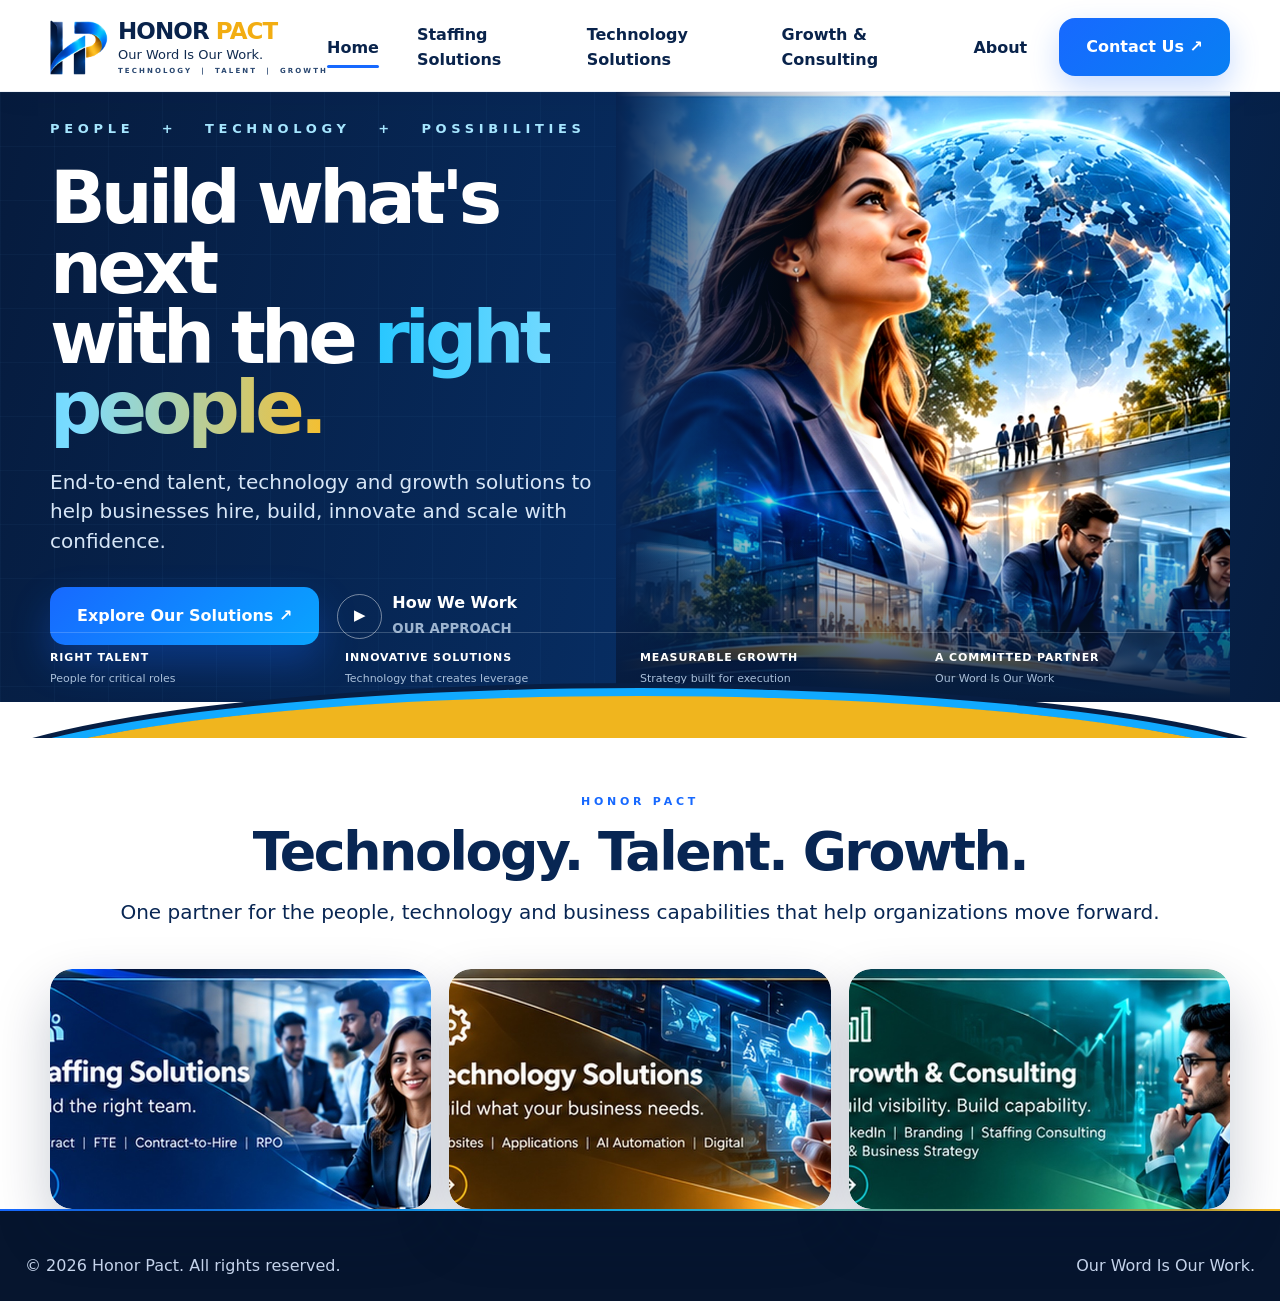
<file: index.html>
<!doctype html>
<html lang="en">
<head>
<meta charset="utf-8">
<meta name="viewport" content="width=device-width,initial-scale=1">
<title>Honor Pact | Technology, Talent & Growth</title>
<meta name="description" content="Honor Pact delivers technology, talent and growth solutions for modern businesses.">
<link rel="icon" href="assets/honor-pact-logo.png">
<link rel="stylesheet" href="assets/style.css">
<style>
/* HOMEPAGE VISUAL MATCH */
.hp-home{background:#fff;color:#09234b;overflow-x:hidden;overflow-y:auto}
.hp-header{height:92px;background:rgba(255,255,255,.98);display:flex;align-items:center;border-bottom:1px solid #edf1f7;position:relative;z-index:10}
.hp-nav{width:min(1410px,calc(100% - 100px));margin:auto;display:flex;align-items:center;justify-content:space-between;gap:32px}
.hp-brand{width:245px;display:flex;align-items:center}
.hp-brand img{width:235px;height:auto;display:block}
.hp-links{display:flex;align-items:center;gap:38px;font-size:16px;font-weight:750}
.hp-links a{padding:34px 0 32px;position:relative}
.hp-links a:hover{color:#1769ff}
.hp-links a.active:after{content:"";position:absolute;left:0;right:0;bottom:24px;height:3px;border-radius:2px;background:#1769ff}
.hp-contact{padding:17px 27px;border-radius:16px;background:linear-gradient(135deg,#1769ff,#087ff3);color:#fff;font-weight:800;box-shadow:0 12px 30px rgba(23,105,255,.23)}
.hp-hero{height:610px;background:linear-gradient(105deg,#061b3d 0%,#072d62 55%,#061d40 100%);position:relative;overflow:hidden}
.hp-grid{position:absolute;inset:0;background-image:linear-gradient(rgba(112,194,255,.11) 1px,transparent 1px),linear-gradient(90deg,rgba(112,194,255,.11) 1px,transparent 1px);background-size:54px 54px;opacity:.35;mask-image:linear-gradient(90deg,black 0%,black 55%,transparent 95%)}
.hp-hero-inner{width:min(1410px,calc(100% - 100px));height:100%;margin:auto;display:grid;grid-template-columns:48% 52%;align-items:center;position:relative;z-index:2}
.hp-copy{padding:0 0 30px;position:relative;z-index:5}
.hp-kicker{color:#a6e6ff;font-size:13px;letter-spacing:.36em;font-weight:850;margin-bottom:24px}
.hp-title{font-size:clamp(55px,5.7vw,84px);line-height:.96;letter-spacing:-.065em;color:#fff;margin:0 0 25px;font-weight:900}
.hp-title .grad{background:linear-gradient(90deg,#27c7ff 0%,#7cdcff 45%,#f4bf31 100%);-webkit-background-clip:text;background-clip:text;color:transparent}
.hp-desc{font-size:20px;line-height:1.48;color:#d7e6f7;max-width:700px;margin:0 0 30px}
.hp-actions{display:flex;gap:12px;align-items:center}
.hp-primary{padding:17px 27px;border-radius:15px;background:linear-gradient(135deg,#1769ff,#09a4ff);color:#fff;font-weight:850;box-shadow:0 18px 38px rgba(23,105,255,.3)}
.hp-secondary{padding:16px 25px;border:1px solid rgba(255,255,255,.32);border-radius:15px;color:#fff;font-weight:800;background:rgba(255,255,255,.045)}
.hp-story{display:flex;align-items:center;gap:10px;margin-left:6px;color:#fff;font-weight:800}
.hp-play{width:45px;height:45px;border:1px solid rgba(255,255,255,.45);border-radius:50%;display:grid;place-items:center;font-size:15px}
.hp-visual{height:100%;position:relative;overflow:hidden}
.hp-visual:before{content:"";position:absolute;inset:0;background:linear-gradient(90deg,#072452 0%,rgba(7,36,82,.35) 18%,transparent 42%);z-index:2}
.hp-visual:after{content:"";position:absolute;inset:0;background:linear-gradient(0deg,#061b3d 0%,transparent 27%);z-index:2}
.hp-visual img{position:absolute;width:100%;height:100%;object-fit:cover;object-position:center;filter:saturate(1.08) contrast(1.05)}
.hp-side-label{position:absolute;right:42px;top:46px;z-index:4;color:#fff;font-size:12px;line-height:2.4;letter-spacing:.22em;font-weight:850;text-align:left}
.hp-side-label:after{content:"";display:block;width:51px;height:2px;background:#f4bd2a;margin-top:4px}
.hp-proof{position:absolute;left:0;right:0;bottom:0;z-index:5;display:grid;grid-template-columns:repeat(4,1fr);gap:0;border-top:1px solid rgba(255,255,255,.18)}
.hp-proof .p{padding:16px 16px 15px 0;color:#fff}
.hp-proof .p b{font-size:11px;letter-spacing:.08em;display:block}
.hp-proof .p span{font-size:11px;color:#a9bfd9;display:block;margin-top:4px}
.hp-wave{height:64px;margin-top:-28px;position:relative;z-index:7;overflow:hidden}
.hp-wave:before{content:"";position:absolute;left:-4%;right:-4%;top:22px;height:105px;border-radius:50% 50% 0 0/100% 100% 0 0;background:#f0b51e;box-shadow:0 -8px 0 #11aaff,0 -13px 0 #071e43}
.hp-cards{width:min(1410px,calc(100% - 100px));margin:-30px auto 0;position:relative;z-index:8;display:grid;grid-template-columns:repeat(3,1fr);gap:18px}
.hp-card{height:240px;border-radius:22px;overflow:hidden;position:relative;border:1px solid rgba(255,255,255,.42);box-shadow:0 24px 55px rgba(4,25,57,.22);background:#09264e}
.hp-card:after{content:"";position:absolute;inset:0;background:linear-gradient(90deg,rgba(5,25,57,.95) 0%,rgba(5,25,57,.72) 43%,rgba(5,25,57,.14) 100%);z-index:1}
.hp-card img{position:absolute;inset:0;width:100%;height:100%;object-fit:cover}
.hp-card-tech:after{background:linear-gradient(90deg,rgba(35,20,0,.93) 0%,rgba(49,29,0,.70) 45%,rgba(49,29,0,.16) 100%)}
.hp-card-growth:after{background:linear-gradient(90deg,rgba(0,56,46,.95) 0%,rgba(0,76,64,.66) 45%,rgba(0,76,64,.13) 100%)}
.hp-card-content{position:relative;z-index:3;height:100%;padding:26px 28px;color:#fff;display:flex;flex-direction:column;align-items:flex-start}
.hp-icon{width:44px;height:44px;border-radius:14px;border:1px solid rgba(255,255,255,.42);display:grid;place-items:center;font-weight:900;font-size:18px;margin-bottom:14px;background:rgba(255,255,255,.08);backdrop-filter:blur(8px)}
.hp-card h3{font-size:24px;margin:0 0 4px;letter-spacing:-.025em}
.hp-card p{font-size:15px;margin:0 0 10px;color:#e8f2ff}
.hp-card small{font-size:12px;color:#c6dbf2;max-width:300px;line-height:1.6}
.hp-arrow{margin-top:auto;width:40px;height:40px;border:1px solid rgba(255,255,255,.48);border-radius:50%;display:grid;place-items:center;font-size:18px}
.hp-after{padding:92px 0 130px;position:relative;z-index:2}
.hp-after .wrap{width:min(1200px,calc(100% - 100px));margin:auto;text-align:center}
.hp-after .eyebrow{font-size:12px;color:#1769ff;letter-spacing:.26em;font-weight:850;text-transform:uppercase}
.hp-after h2{font-size:clamp(38px,4vw,58px);line-height:1.04;letter-spacing:-.05em;margin:10px 0 14px}
.hp-after p{color:#60708e;font-size:18px;max-width:760px;margin:auto}
@media(max-width:1050px){
 .hp-nav,.hp-hero-inner,.hp-cards{width:calc(100% - 50px)}
 .hp-links{gap:20px;font-size:14px}.hp-brand{width:220px}.hp-brand img{width:205px}
 .hp-hero-inner{grid-template-columns:1fr 1fr}.hp-title{font-size:58px}
}
@media(max-width:820px){
 .hp-menu{display:block;border:0;background:#1769ff;color:#fff;width:44px;height:44px;border-radius:12px;font-size:22px;line-height:1;cursor:pointer;box-shadow:0 10px 24px rgba(23,105,255,.22)}
 .hp-links.open{display:flex;position:absolute;top:78px;left:15px;right:15px;flex-direction:column;align-items:stretch;gap:0;padding:10px;background:rgba(255,255,255,.98);border:1px solid #e5ebf4;border-radius:16px;box-shadow:0 18px 45px rgba(8,38,83,.18);z-index:100}
 .hp-links.open a{display:block;padding:14px 16px;border-radius:10px}
 .hp-links.open a:hover,.hp-links.open a.active{background:#eef5ff;color:#1769ff}
 .hp-header{height:78px}.hp-nav{width:calc(100% - 30px)}.hp-links{display:none}.hp-brand img{width:190px}.hp-contact{padding:12px 16px}
 .hp-hero{height:auto;overflow:visible}.hp-hero-inner{width:100%;display:flex;flex-direction:column}.hp-copy{padding:55px 25px 40px;width:100%}.hp-title{font-size:49px}.hp-desc{font-size:17px}
 .hp-visual{height:360px;width:100%}.hp-proof{position:relative;margin:0 25px;width:calc(100% - 50px);bottom:auto;grid-template-columns:1fr 1fr}.hp-proof .p{padding:13px 8px 13px 0}
 .hp-wave{display:none}.hp-cards{width:calc(100% - 30px);margin:25px auto 0;grid-template-columns:1fr}.hp-card{height:215px}
 .hp-after .wrap{width:calc(100% - 30px)}
}
.hp-menu{display:none}
</style>
</head>
<body class="hp-home">
<header class="hp-header">
 <div class="hp-nav">
  <a class="hp-brand" href="index.html"><img class="hp-mark" src="assets/hp-symbol.png" alt="Honor Pact"><span class="hp-brand-copy"><strong>HONOR <em>PACT</em></strong><small>Our Word Is Our Work.</small><i>TECHNOLOGY &nbsp;|&nbsp; TALENT &nbsp;|&nbsp; GROWTH</i></span></a>
  <nav class="hp-links">
   <a class="active" href="index.html">Home</a>
   <a href="staffing.html">Staffing Solutions</a>
   <a href="technology.html">Technology Solutions</a>
   <a href="growth.html">Growth &amp; Consulting</a>
   <a href="about.html">About</a>
  </nav>
  <a class="hp-contact" href="contact.html">Contact Us ↗</a>
  <button class="hp-menu" aria-label="Open menu" aria-expanded="false">☰</button>
 </div>
</header>

<main>
<section class="hp-hero">
 <div class="hp-grid"></div>
 <div class="hp-hero-inner">
  <div class="hp-copy">
   <div class="hp-kicker">PEOPLE &nbsp; + &nbsp; TECHNOLOGY &nbsp; + &nbsp; POSSIBILITIES</div>
   <h1 class="hp-title">Build what's next<br>with the <span class="grad">right people.</span></h1>
   <p class="hp-desc">End-to-end talent, technology and growth solutions to help businesses hire, build, innovate and scale with confidence.</p>
   <div class="hp-actions">
    <a class="hp-primary" href="#solutions">Explore Our Solutions ↗</a>
    <a class="hp-story" href="about.html"><span class="hp-play">▶</span><span>How We Work<br><small style="color:#9db4cf;font-weight:600">OUR APPROACH</small></span></a>
   </div>
  </div>
  <div class="hp-visual">
   <img src="assets/homepage-hero-no-labels.jpg" alt="Modern technology and business environment">
  </div>
 </div>
 <div class="hp-proof" style="width:min(1410px,calc(100% - 100px));margin:auto;position:absolute;left:0;right:0;bottom:0">
  <div class="p"><b>RIGHT TALENT</b><span>People for critical roles</span></div>
  <div class="p"><b>INNOVATIVE SOLUTIONS</b><span>Technology that creates leverage</span></div>
  <div class="p"><b>MEASURABLE GROWTH</b><span>Strategy built for execution</span></div>
  <div class="p"><b>A COMMITTED PARTNER</b><span>Our Word Is Our Work</span></div>
 </div>
</section>

<div class="hp-wave"></div>

<section class="hp-capability-intro">
 <div class="eyebrow">HONOR PACT</div>
 <h2>Technology. Talent. Growth.</h2>
 <p>One partner for the people, technology and business capabilities that help organizations move forward.</p>
</section>

<section id="solutions" class="hp-cards">
 <a class="hp-card" href="staffing.html"><img src="assets/staffing-card.jpg" alt="Staffing Solutions"></a>
 <a class="hp-card" href="technology.html"><img src="assets/technology-card.jpg" alt="Technology Solutions"></a>
 <a class="hp-card" href="growth.html"><img src="assets/growth-card.jpg" alt="Growth & Consulting"></a>
</section>
</main>

<footer style="background:#06152e;color:#c9d8ef;padding:45px 0 22px">
 <div style="width:min(1410px,calc(100% - 50px));margin:auto;display:flex;justify-content:space-between;gap:25px;align-items:center">
  <span>© <span id="yr"></span> Honor Pact. All rights reserved.</span><span>Our Word Is Our Work.</span>
 </div>
</footer>
<script>document.getElementById('yr').textContent=new Date().getFullYear();</script>
</body></html>
</file>
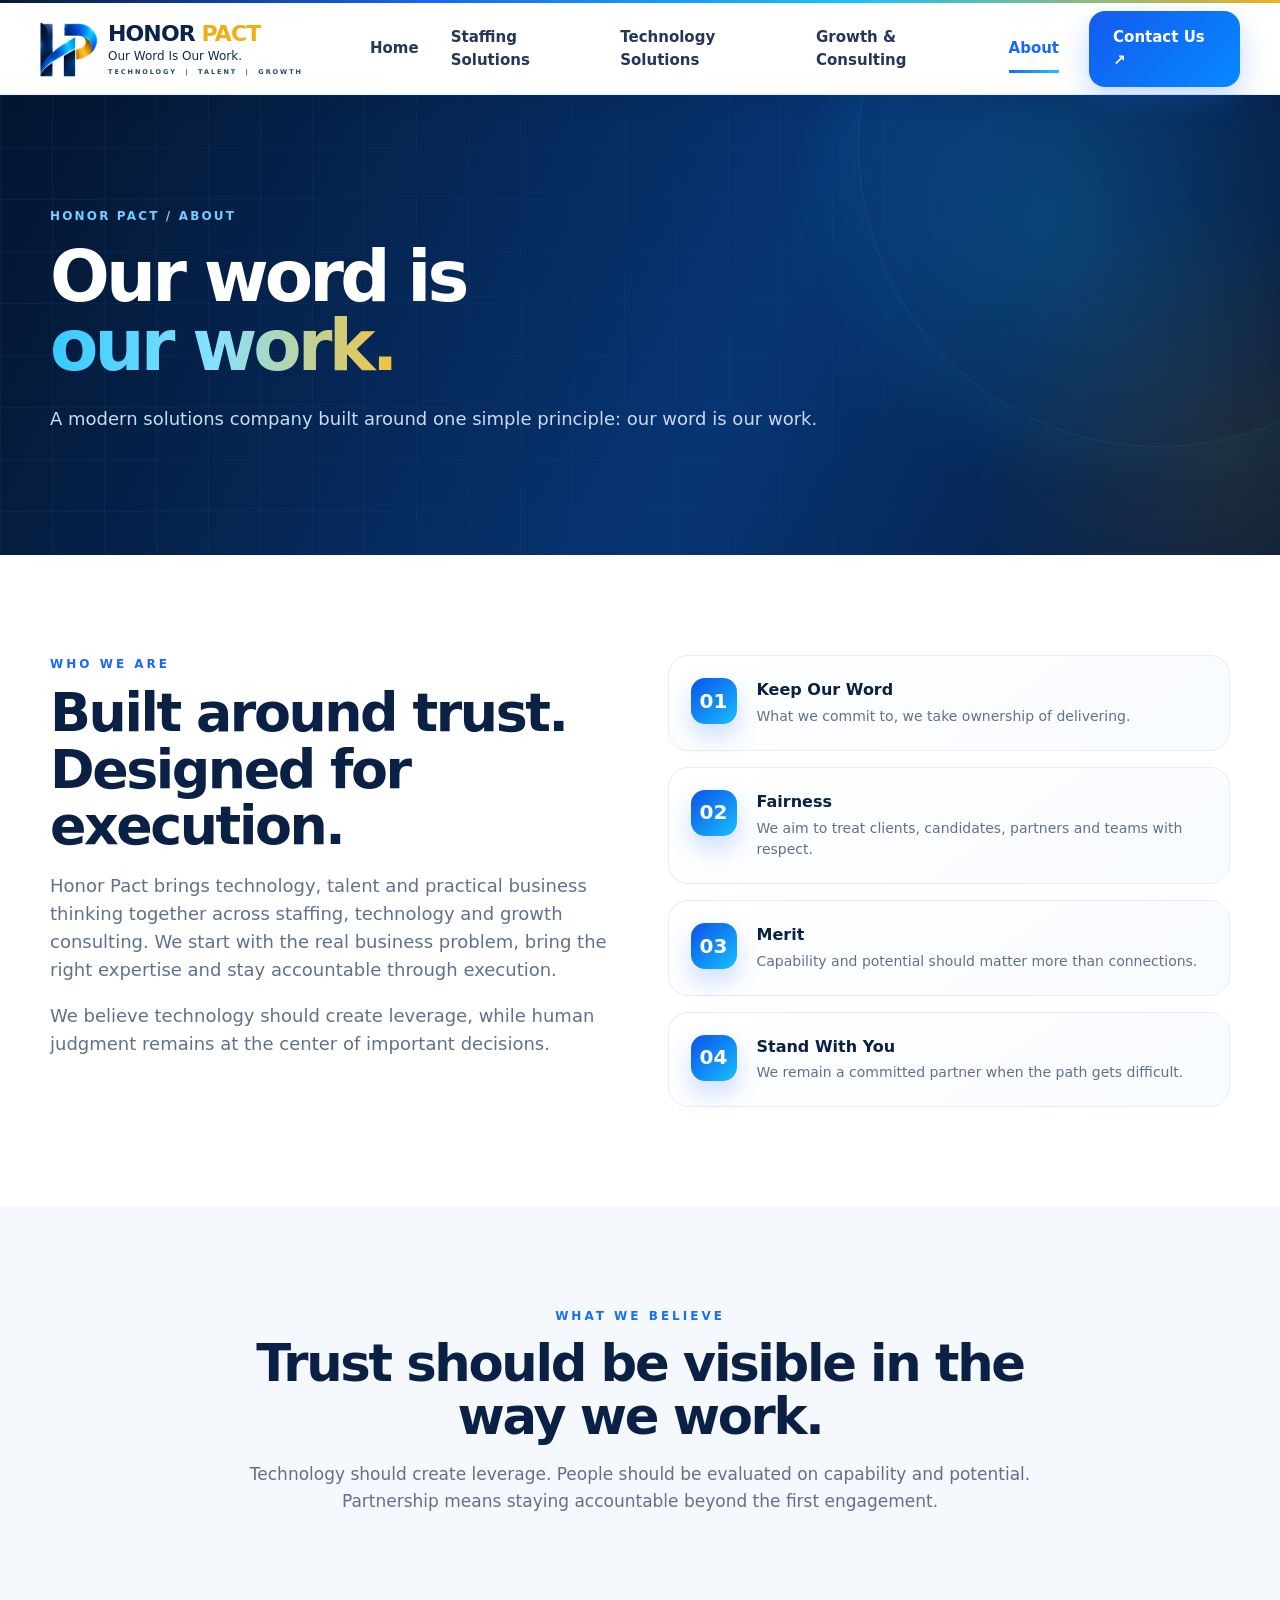
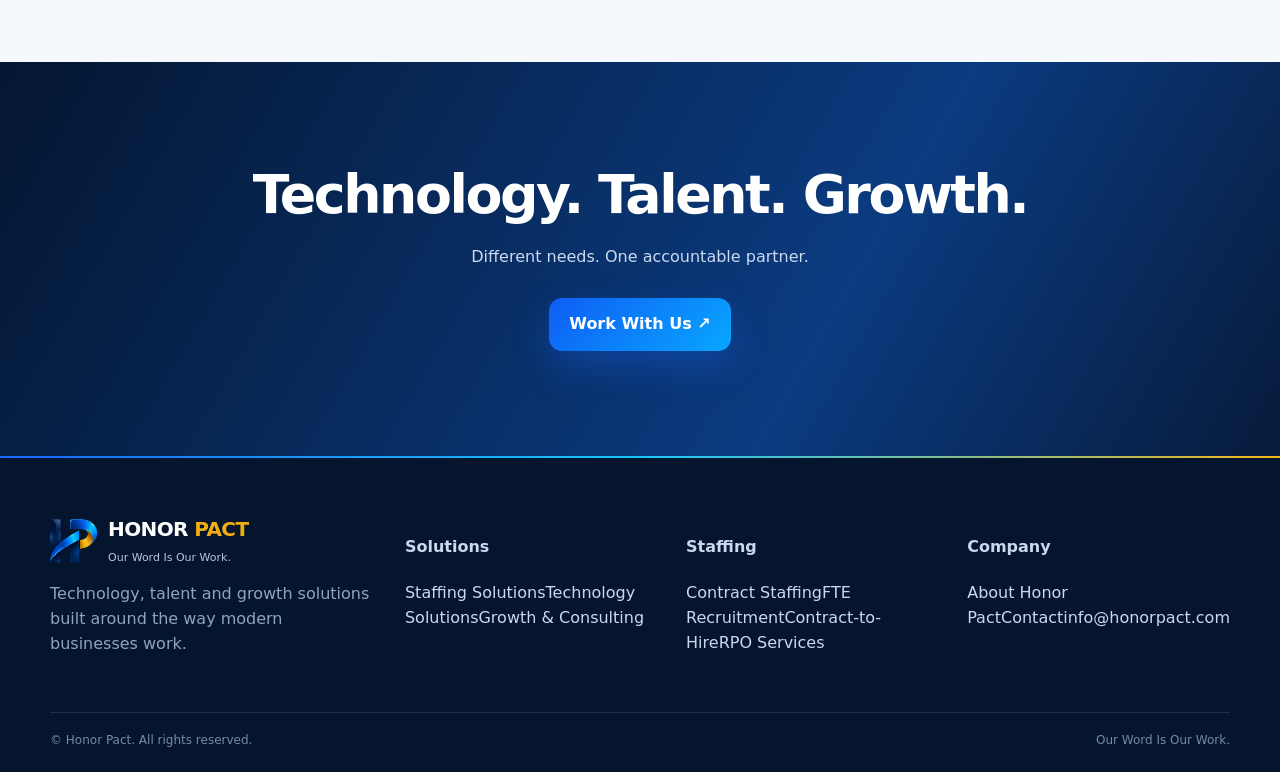
<file: about.html>
<!doctype html><html lang="en"><head>
<meta charset="utf-8"><meta name="viewport" content="width=device-width,initial-scale=1">
<title>About Honor Pact | Honor Pact</title>
<meta name="description" content="Learn about Honor Pact, a technology, talent and growth solutions company built around trust, execution and accountability.">
<link rel="icon" href="assets/honor-pact-logo.png">
<link rel="stylesheet" href="assets/style.css">
</head><body><div class="topline"></div>
<header><div class="container nav">
  <a class="brand" href="index.html"><img class="brand-mark" src="assets/hp-symbol.png" alt="Honor Pact"><span class="brand-copy"><strong>HONOR <em>PACT</em></strong><small>Our Word Is Our Work.</small><i>TECHNOLOGY &nbsp;|&nbsp; TALENT &nbsp;|&nbsp; GROWTH</i></span></a>
  <nav class="navlinks"><a class="home-link" href="index.html">Home</a><a class="" href="staffing.html">Staffing Solutions</a><a class="" href="technology.html">Technology Solutions</a><a class="" href="growth.html">Growth & Consulting</a><a class="active" href="about.html">About</a></nav>
  <a class="navcta" href="contact.html">Contact Us ↗</a>
  <button class="menu" aria-label="Open menu">☰</button><div class="mobile-menu" id="mobileMenu"><a class="home-link" href="index.html">Home</a><a href="staffing.html">Staffing Solutions</a><a href="technology.html">Technology Solutions</a><a href="growth.html">Growth &amp; Consulting</a><a href="about.html">About</a><a href="contact.html">Contact Us</a></div>
</div></header>
<section class="page-hero"><div class="container"><div class="breadcrumb">Honor Pact / About</div><h1>Our word is<br><span>our work.</span></h1><p>A modern solutions company built around one simple principle: our word is our work.</p></div></section>
<section class="section"><div class="container about-grid"><div><div class="kicker">Who We Are</div><h2>Built around trust. Designed for execution.</h2><p style="color:var(--muted);font-size:18px">Honor Pact brings technology, talent and practical business thinking together across staffing, technology and growth consulting. We start with the real business problem, bring the right expertise and stay accountable through execution.</p><p style="color:var(--muted);font-size:18px">We believe technology should create leverage, while human judgment remains at the center of important decisions.</p></div>
<div class="principles">
<div class="principle"><div class="icon">01</div><div><h4>Keep Our Word</h4><p>What we commit to, we take ownership of delivering.</p></div></div>
<div class="principle"><div class="icon">02</div><div><h4>Fairness</h4><p>We aim to treat clients, candidates, partners and teams with respect.</p></div></div>
<div class="principle"><div class="icon">03</div><div><h4>Merit</h4><p>Capability and potential should matter more than connections.</p></div></div>
<div class="principle"><div class="icon">04</div><div><h4>Stand With You</h4><p>We remain a committed partner when the path gets difficult.</p></div></div>
</div></div></section>
<section class="section soft"><div class="container"><div class="section-head"><div class="kicker">What We Believe</div><h2>Trust should be visible in the way we work.</h2><p>Technology should create leverage. People should be evaluated on capability and potential. Partnership means staying accountable beyond the first engagement.</p></div></div></section>
<section class="quote"><div class="container"><h2>Technology. Talent. Growth.</h2><p>Different needs. One accountable partner.</p><a class="btn btn-primary" href="contact.html">Work With Us ↗</a></div></section>
<footer><div class="container">
<div class="footer-grid">
  <div class="footer-brand"><div class="footer-lockup"><img src="assets/hp-symbol.png" alt="Honor Pact"><span><strong>HONOR <em>PACT</em></strong><small>Our Word Is Our Work.</small></span></div><p>Technology, talent and growth solutions built around the way modern businesses work.</p></div>
  <div><h4>Solutions</h4><a href="staffing.html">Staffing Solutions</a><a href="technology.html">Technology Solutions</a><a href="growth.html">Growth & Consulting</a></div>
  <div><h4>Staffing</h4><a href="staffing.html#contract">Contract Staffing</a><a href="staffing.html#fte">FTE Recruitment</a><a href="staffing.html#cth">Contract-to-Hire</a><a href="staffing.html#rpo">RPO Services</a></div>
  <div><h4>Company</h4><a href="about.html">About Honor Pact</a><a href="contact.html">Contact</a><a href="mailto:info@honorpact.com">info@honorpact.com</a></div>
</div>
<div class="copyright"><span>© <span data-year></span> Honor Pact. All rights reserved.</span><span>Our Word Is Our Work.</span></div>
</div></footer><script src="assets/site.js"></script></body></html>
</file>
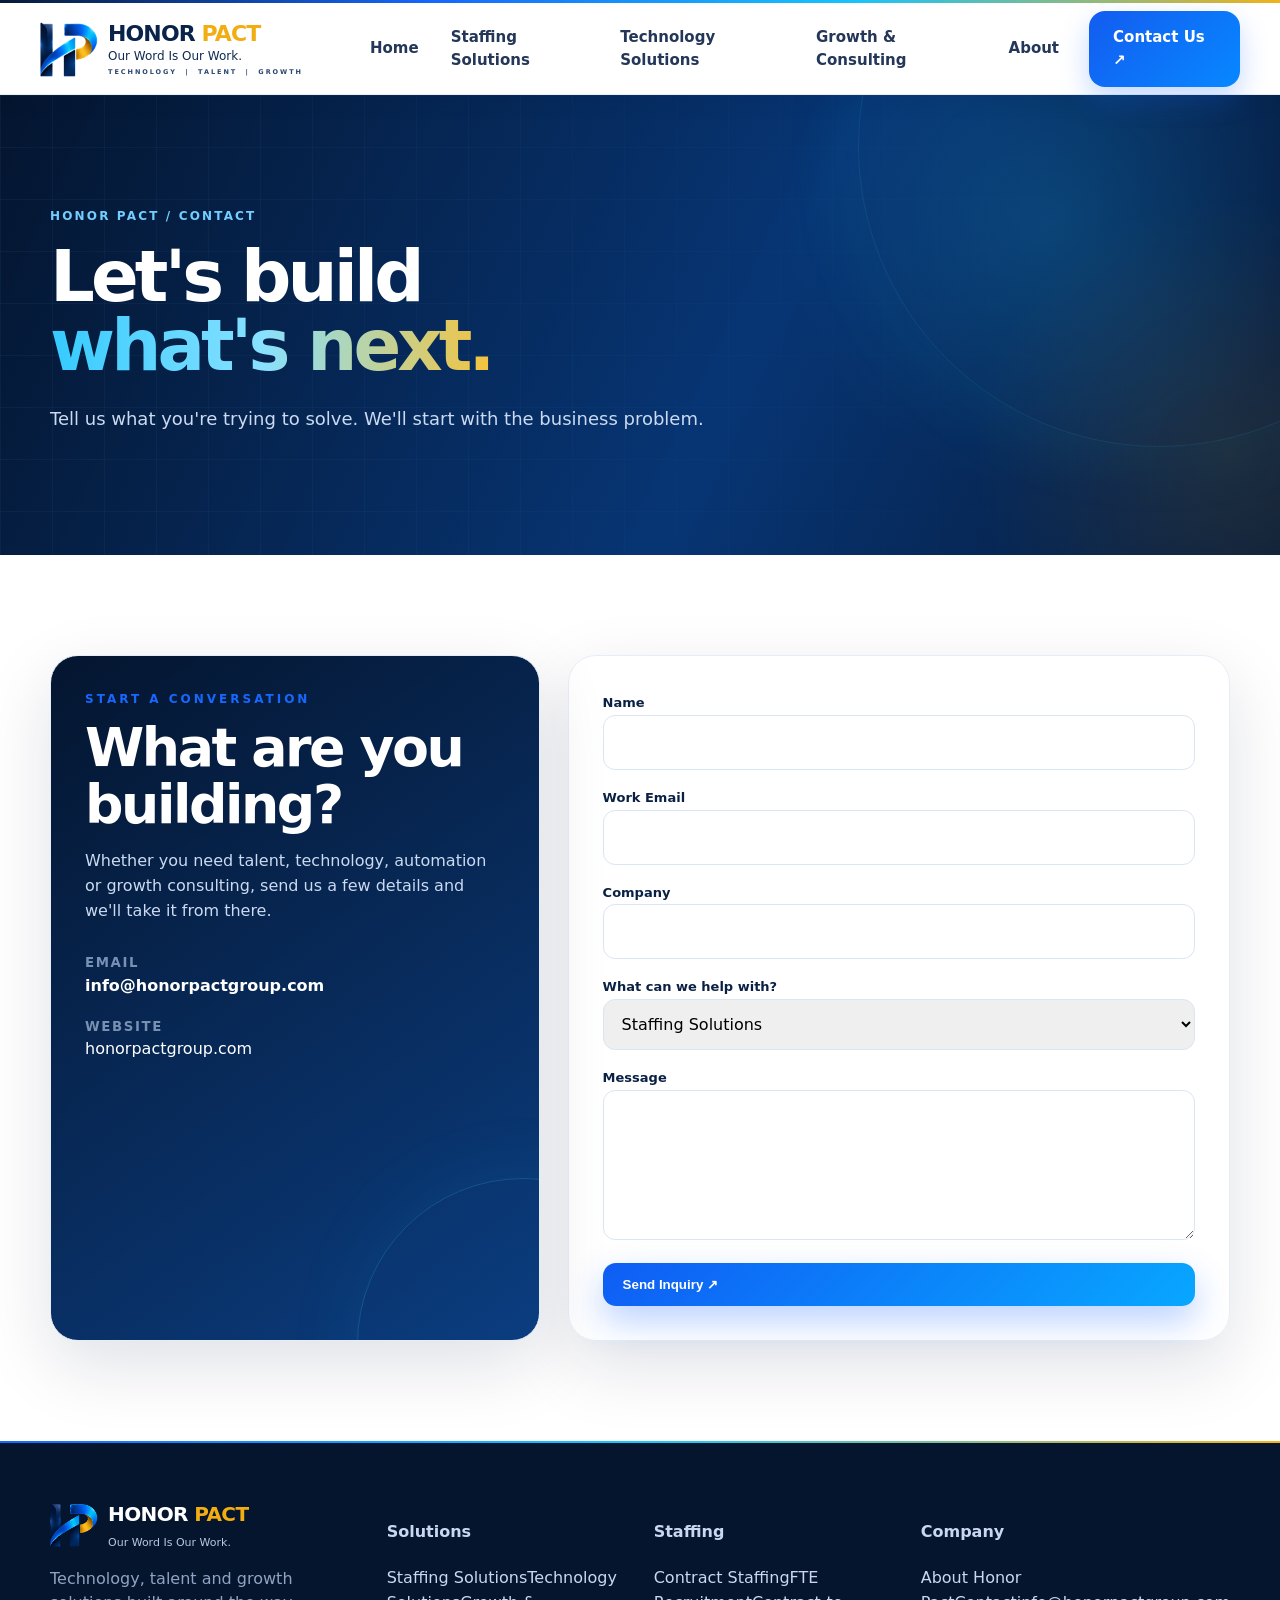
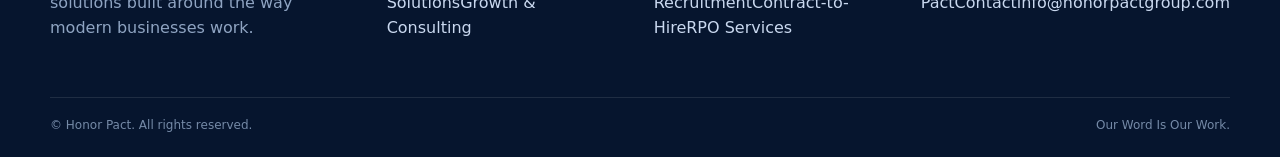
<file: contact.html>
<!doctype html><html lang="en"><head>
<meta charset="utf-8"><meta name="viewport" content="width=device-width,initial-scale=1">
<title>Contact | Honor Pact</title>
<meta name="description" content="Contact Honor Pact for staffing, technology, AI automation, LinkedIn branding and growth consulting.">
<link rel="icon" href="assets/honor-pact-logo.png">
<link rel="stylesheet" href="assets/style.css">
</head><body><div class="topline"></div>
<header><div class="container nav">
  <a class="brand" href="index.html"><img class="brand-mark" src="assets/hp-symbol.png" alt="Honor Pact"><span class="brand-copy"><strong>HONOR <em>PACT</em></strong><small>Our Word Is Our Work.</small><i>TECHNOLOGY &nbsp;|&nbsp; TALENT &nbsp;|&nbsp; GROWTH</i></span></a>
  <nav class="navlinks"><a class="home-link" href="index.html">Home</a><a class="" href="staffing.html">Staffing Solutions</a><a class="" href="technology.html">Technology Solutions</a><a class="" href="growth.html">Growth & Consulting</a><a class="" href="about.html">About</a></nav>
  <a class="navcta" href="contact.html">Contact Us ↗</a>
  <button class="menu" aria-label="Open menu">☰</button><div class="mobile-menu" id="mobileMenu"><a class="home-link" href="index.html">Home</a><a href="staffing.html">Staffing Solutions</a><a href="technology.html">Technology Solutions</a><a href="growth.html">Growth &amp; Consulting</a><a href="about.html">About</a><a href="contact.html">Contact Us</a></div>
</div></header>
<section class="page-hero"><div class="container"><div class="breadcrumb">Honor Pact / Contact</div><h1>Let's build<br><span>what's next.</span></h1><p>Tell us what you're trying to solve. We'll start with the business problem.</p></div></section>
<section class="section"><div class="container contact-grid">
<div class="contact-card dark"><div class="kicker">Start a Conversation</div><h2>What are you building?</h2><p>Whether you need talent, technology, automation or growth consulting, send us a few details and we'll take it from there.</p><div class="contact-items"><div class="contact-item"><small>Email</small><a href="mailto:info@honorpactgroup.com">info@honorpactgroup.com</a></div><div class="contact-item"><small>Website</small><span>honorpactgroup.com</span></div></div></div>
<div class="contact-card"><form data-contact><div><label>Name</label><input name="name" required></div><div><label>Work Email</label><input type="email" name="email" required></div><div><label>Company</label><input name="company"></div><div><label>What can we help with?</label><select name="subject"><option>Staffing Solutions</option><option>Technology Solutions</option><option>Growth & Consulting</option><option>AI Automation</option><option>LinkedIn Branding</option><option>Other</option></select></div><div><label>Message</label><textarea name="message" required></textarea></div><button class="btn btn-primary" type="submit">Send Inquiry ↗</button></form></div>
</div></section>
<footer><div class="container">
<div class="footer-grid">
  <div class="footer-brand"><div class="footer-lockup"><img src="assets/hp-symbol.png" alt="Honor Pact"><span><strong>HONOR <em>PACT</em></strong><small>Our Word Is Our Work.</small></span></div><p>Technology, talent and growth solutions built around the way modern businesses work.</p></div>
  <div><h4>Solutions</h4><a href="staffing.html">Staffing Solutions</a><a href="technology.html">Technology Solutions</a><a href="growth.html">Growth & Consulting</a></div>
  <div><h4>Staffing</h4><a href="staffing.html#contract">Contract Staffing</a><a href="staffing.html#fte">FTE Recruitment</a><a href="staffing.html#cth">Contract-to-Hire</a><a href="staffing.html#rpo">RPO Services</a></div>
  <div><h4>Company</h4><a href="about.html">About Honor Pact</a><a href="contact.html">Contact</a><a href="mailto:info@honorpactgroup.com">info@honorpactgroup.com</a></div>
</div>
<div class="copyright"><span>© <span data-year></span> Honor Pact. All rights reserved.</span><span>Our Word Is Our Work.</span></div>
</div></footer><script src="assets/site.js"></script></body></html>
</file>
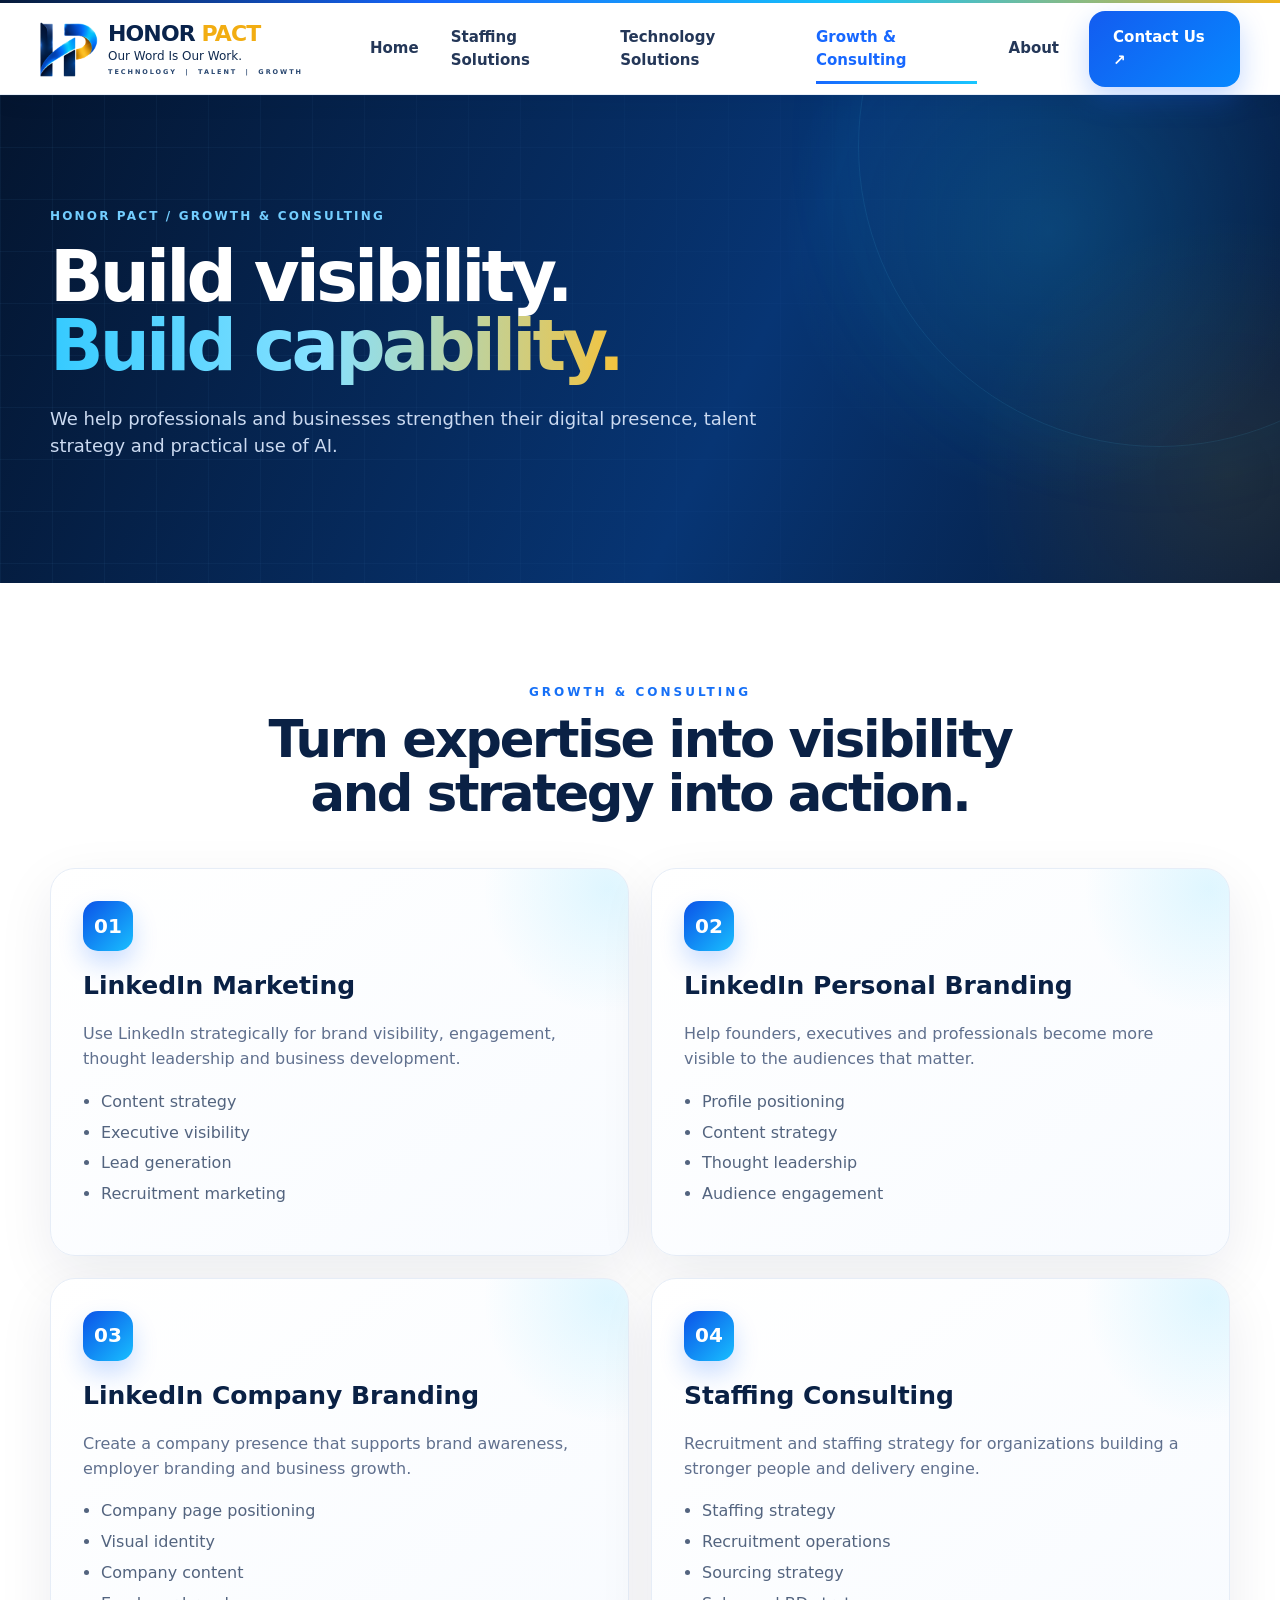
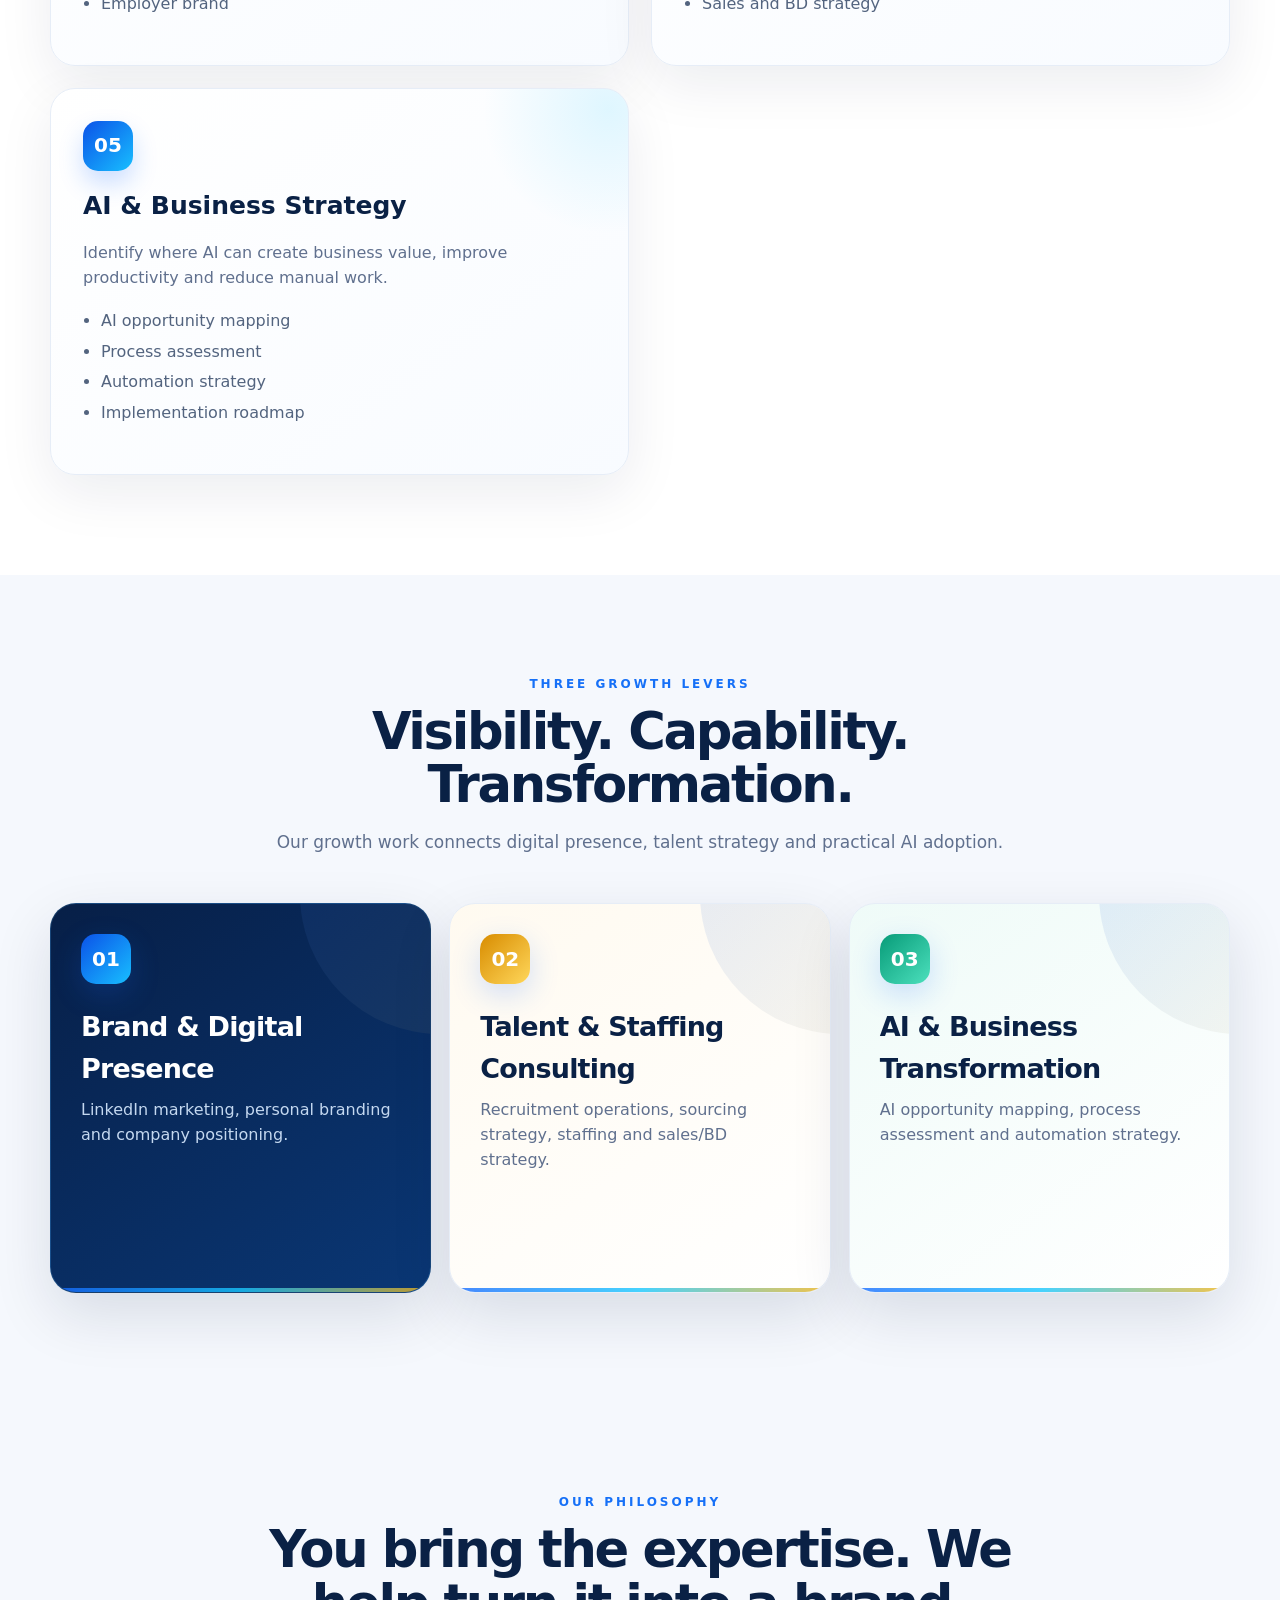
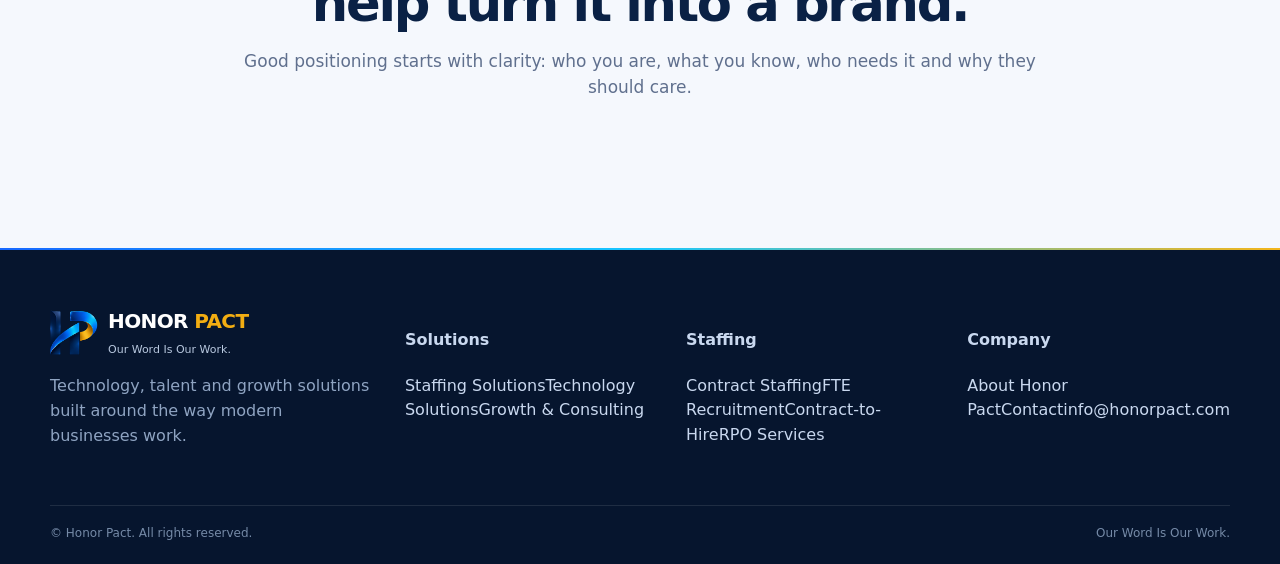
<file: growth.html>
<!doctype html><html lang="en"><head>
<meta charset="utf-8"><meta name="viewport" content="width=device-width,initial-scale=1">
<title>Growth & Consulting | Honor Pact</title>
<meta name="description" content="Honor Pact helps professionals and businesses strengthen LinkedIn presence, staffing strategy, branding and AI-driven growth.">
<link rel="icon" href="assets/honor-pact-logo.png">
<link rel="stylesheet" href="assets/style.css">
</head><body><div class="topline"></div>
<header><div class="container nav">
  <a class="brand" href="index.html"><img class="brand-mark" src="assets/hp-symbol.png" alt="Honor Pact"><span class="brand-copy"><strong>HONOR <em>PACT</em></strong><small>Our Word Is Our Work.</small><i>TECHNOLOGY &nbsp;|&nbsp; TALENT &nbsp;|&nbsp; GROWTH</i></span></a>
  <nav class="navlinks"><a class="home-link" href="index.html">Home</a><a class="" href="staffing.html">Staffing Solutions</a><a class="" href="technology.html">Technology Solutions</a><a class="active" href="growth.html">Growth & Consulting</a><a class="" href="about.html">About</a></nav>
  <a class="navcta" href="contact.html">Contact Us ↗</a>
  <button class="menu" aria-label="Open menu">☰</button><div class="mobile-menu" id="mobileMenu"><a class="home-link" href="index.html">Home</a><a href="staffing.html">Staffing Solutions</a><a href="technology.html">Technology Solutions</a><a href="growth.html">Growth &amp; Consulting</a><a href="about.html">About</a><a href="contact.html">Contact Us</a></div>
</div></header>
<section class="page-hero"><div class="container"><div class="breadcrumb">Honor Pact / Growth & Consulting</div><h1>Build visibility.<br><span>Build capability.</span></h1><p>We help professionals and businesses strengthen their digital presence, talent strategy and practical use of AI.</p></div></section>
<section class="section"><div class="container"><div class="section-head"><div class="kicker">Growth & Consulting</div><h2>Turn expertise into visibility and strategy into action.</h2></div>
<div class="service-grid">
<div class="service-card"><div class="icon">01</div><h3>LinkedIn Marketing</h3><p>Use LinkedIn strategically for brand visibility, engagement, thought leadership and business development.</p><ul><li>Content strategy</li><li>Executive visibility</li><li>Lead generation</li><li>Recruitment marketing</li></ul></div>
<div class="service-card"><div class="icon">02</div><h3>LinkedIn Personal Branding</h3><p>Help founders, executives and professionals become more visible to the audiences that matter.</p><ul><li>Profile positioning</li><li>Content strategy</li><li>Thought leadership</li><li>Audience engagement</li></ul></div>
<div class="service-card"><div class="icon">03</div><h3>LinkedIn Company Branding</h3><p>Create a company presence that supports brand awareness, employer branding and business growth.</p><ul><li>Company page positioning</li><li>Visual identity</li><li>Company content</li><li>Employer brand</li></ul></div>
<div class="service-card"><div class="icon">04</div><h3>Staffing Consulting</h3><p>Recruitment and staffing strategy for organizations building a stronger people and delivery engine.</p><ul><li>Staffing strategy</li><li>Recruitment operations</li><li>Sourcing strategy</li><li>Sales and BD strategy</li></ul></div>
<div class="service-card"><div class="icon">05</div><h3>AI & Business Strategy</h3><p>Identify where AI can create business value, improve productivity and reduce manual work.</p><ul><li>AI opportunity mapping</li><li>Process assessment</li><li>Automation strategy</li><li>Implementation roadmap</li></ul></div>
</div></div></section>
<section class="section soft"><div class="container"><div class="section-head"><div class="kicker">Three Growth Levers</div><h2>Visibility. Capability. Transformation.</h2><p>Our growth work connects digital presence, talent strategy and practical AI adoption.</p></div><div class="pillars"><div class="card"><div class="icon">01</div><h3>Brand & Digital Presence</h3><p>LinkedIn marketing, personal branding and company positioning.</p></div><div class="card gold"><div class="icon">02</div><h3>Talent & Staffing Consulting</h3><p>Recruitment operations, sourcing strategy, staffing and sales/BD strategy.</p></div><div class="card green"><div class="icon">03</div><h3>AI & Business Transformation</h3><p>AI opportunity mapping, process assessment and automation strategy.</p></div></div></div></section>
<section class="section soft"><div class="container"><div class="section-head"><div class="kicker">Our Philosophy</div><h2>You bring the expertise. We help turn it into a brand.</h2><p>Good positioning starts with clarity: who you are, what you know, who needs it and why they should care.</p></div></div></section>
<footer><div class="container">
<div class="footer-grid">
  <div class="footer-brand"><div class="footer-lockup"><img src="assets/hp-symbol.png" alt="Honor Pact"><span><strong>HONOR <em>PACT</em></strong><small>Our Word Is Our Work.</small></span></div><p>Technology, talent and growth solutions built around the way modern businesses work.</p></div>
  <div><h4>Solutions</h4><a href="staffing.html">Staffing Solutions</a><a href="technology.html">Technology Solutions</a><a href="growth.html">Growth & Consulting</a></div>
  <div><h4>Staffing</h4><a href="staffing.html#contract">Contract Staffing</a><a href="staffing.html#fte">FTE Recruitment</a><a href="staffing.html#cth">Contract-to-Hire</a><a href="staffing.html#rpo">RPO Services</a></div>
  <div><h4>Company</h4><a href="about.html">About Honor Pact</a><a href="contact.html">Contact</a><a href="mailto:info@honorpact.com">info@honorpact.com</a></div>
</div>
<div class="copyright"><span>© <span data-year></span> Honor Pact. All rights reserved.</span><span>Our Word Is Our Work.</span></div>
</div></footer><script src="assets/site.js"></script></body></html>
</file>
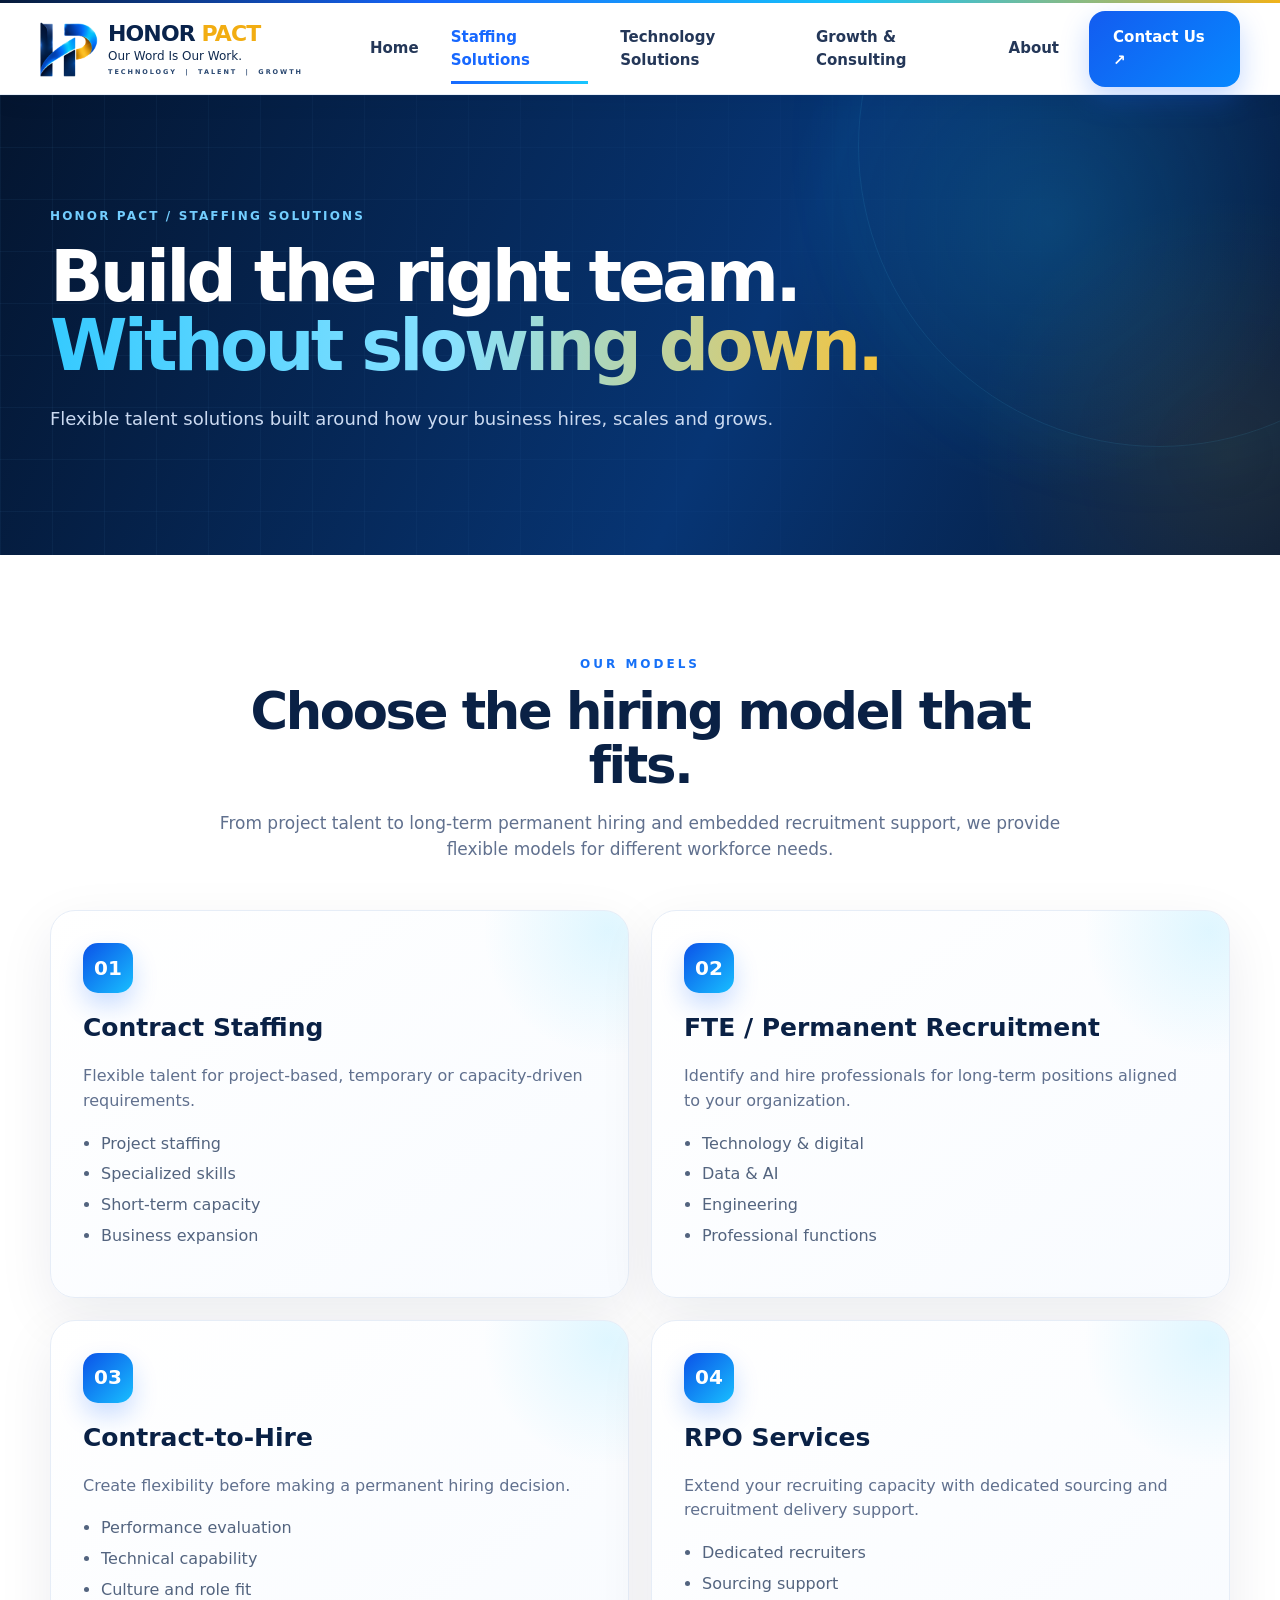
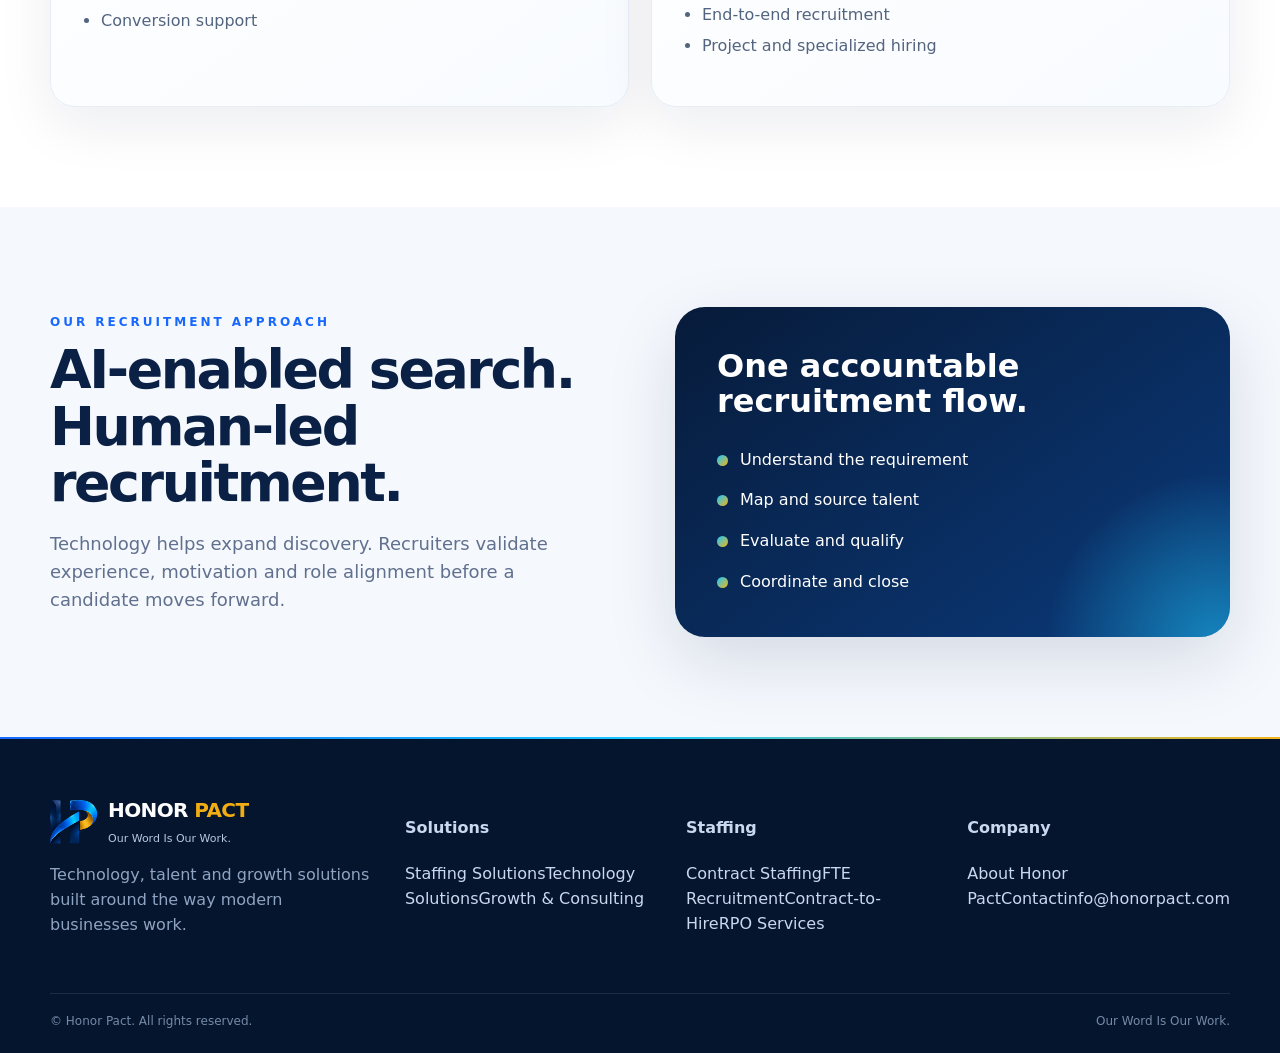
<file: staffing.html>
<!doctype html><html lang="en"><head>
<meta charset="utf-8"><meta name="viewport" content="width=device-width,initial-scale=1">
<title>Staffing Solutions | Honor Pact</title>
<meta name="description" content="Contract staffing, permanent recruitment, contract-to-hire and RPO solutions from Honor Pact for technology and business teams.">
<link rel="icon" href="assets/honor-pact-logo.png">
<link rel="stylesheet" href="assets/style.css">
</head><body><div class="topline"></div>
<header><div class="container nav">
  <a class="brand" href="index.html"><img class="brand-mark" src="assets/hp-symbol.png" alt="Honor Pact"><span class="brand-copy"><strong>HONOR <em>PACT</em></strong><small>Our Word Is Our Work.</small><i>TECHNOLOGY &nbsp;|&nbsp; TALENT &nbsp;|&nbsp; GROWTH</i></span></a>
  <nav class="navlinks"><a class="home-link" href="index.html">Home</a><a class="active" href="staffing.html">Staffing Solutions</a><a class="" href="technology.html">Technology Solutions</a><a class="" href="growth.html">Growth & Consulting</a><a class="" href="about.html">About</a></nav>
  <a class="navcta" href="contact.html">Contact Us ↗</a>
  <button class="menu" aria-label="Open menu">☰</button><div class="mobile-menu" id="mobileMenu"><a class="home-link" href="index.html">Home</a><a href="staffing.html">Staffing Solutions</a><a href="technology.html">Technology Solutions</a><a href="growth.html">Growth &amp; Consulting</a><a href="about.html">About</a><a href="contact.html">Contact Us</a></div>
</div></header>
<section class="page-hero"><div class="container"><div class="breadcrumb">Honor Pact / Staffing Solutions</div><h1>Build the right team.<br><span>Without slowing down.</span></h1><p>Flexible talent solutions built around how your business hires, scales and grows.</p></div></section>
<section class="section"><div class="container"><div class="section-head"><div class="kicker">Our Models</div><h2>Choose the hiring model that fits.</h2><p>From project talent to long-term permanent hiring and embedded recruitment support, we provide flexible models for different workforce needs.</p></div>
<div class="service-grid">
<div class="service-card" id="contract"><div class="icon">01</div><h3>Contract Staffing</h3><p>Flexible talent for project-based, temporary or capacity-driven requirements.</p><ul><li>Project staffing</li><li>Specialized skills</li><li>Short-term capacity</li><li>Business expansion</li></ul></div>
<div class="service-card" id="fte"><div class="icon">02</div><h3>FTE / Permanent Recruitment</h3><p>Identify and hire professionals for long-term positions aligned to your organization.</p><ul><li>Technology & digital</li><li>Data & AI</li><li>Engineering</li><li>Professional functions</li></ul></div>
<div class="service-card" id="cth"><div class="icon">03</div><h3>Contract-to-Hire</h3><p>Create flexibility before making a permanent hiring decision.</p><ul><li>Performance evaluation</li><li>Technical capability</li><li>Culture and role fit</li><li>Conversion support</li></ul></div>
<div class="service-card" id="rpo"><div class="icon">04</div><h3>RPO Services</h3><p>Extend your recruiting capacity with dedicated sourcing and recruitment delivery support.</p><ul><li>Dedicated recruiters</li><li>Sourcing support</li><li>End-to-end recruitment</li><li>Project and specialized hiring</li></ul></div>
</div></div></section>
<section class="section soft"><div class="container split"><div><div class="kicker">Our Recruitment Approach</div><h2>AI-enabled search. Human-led recruitment.</h2><p style="color:var(--muted);font-size:18px">Technology helps expand discovery. Recruiters validate experience, motivation and role alignment before a candidate moves forward.</p></div><div class="feature-panel"><h3>One accountable recruitment flow.</h3><div class="feature-points"><div class="feature-point"><span class="dot"></span><span>Understand the requirement</span></div><div class="feature-point"><span class="dot"></span><span>Map and source talent</span></div><div class="feature-point"><span class="dot"></span><span>Evaluate and qualify</span></div><div class="feature-point"><span class="dot"></span><span>Coordinate and close</span></div></div></div></div></section>
<footer><div class="container">
<div class="footer-grid">
  <div class="footer-brand"><div class="footer-lockup"><img src="assets/hp-symbol.png" alt="Honor Pact"><span><strong>HONOR <em>PACT</em></strong><small>Our Word Is Our Work.</small></span></div><p>Technology, talent and growth solutions built around the way modern businesses work.</p></div>
  <div><h4>Solutions</h4><a href="staffing.html">Staffing Solutions</a><a href="technology.html">Technology Solutions</a><a href="growth.html">Growth & Consulting</a></div>
  <div><h4>Staffing</h4><a href="staffing.html#contract">Contract Staffing</a><a href="staffing.html#fte">FTE Recruitment</a><a href="staffing.html#cth">Contract-to-Hire</a><a href="staffing.html#rpo">RPO Services</a></div>
  <div><h4>Company</h4><a href="about.html">About Honor Pact</a><a href="contact.html">Contact</a><a href="mailto:info@honorpact.com">info@honorpact.com</a></div>
</div>
<div class="copyright"><span>© <span data-year></span> Honor Pact. All rights reserved.</span><span>Our Word Is Our Work.</span></div>
</div></footer><script src="assets/site.js"></script></body></html>
</file>
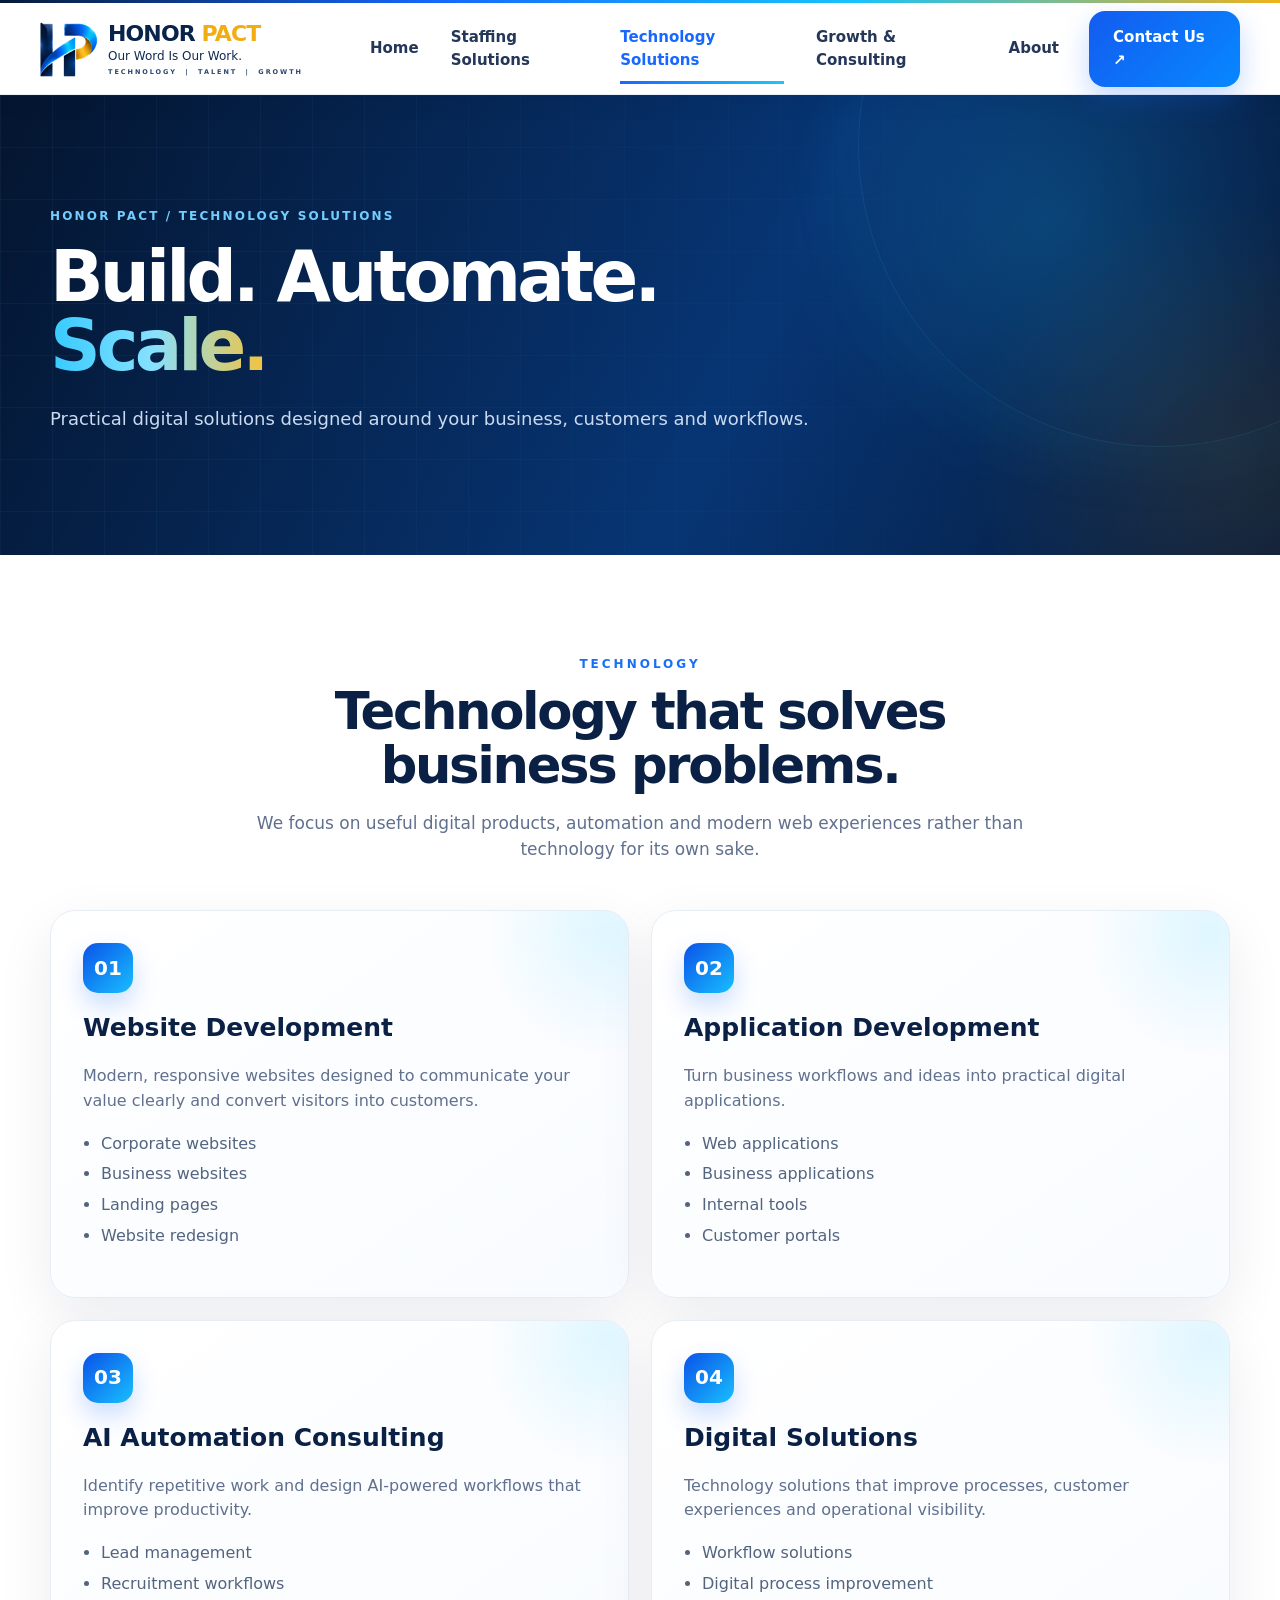
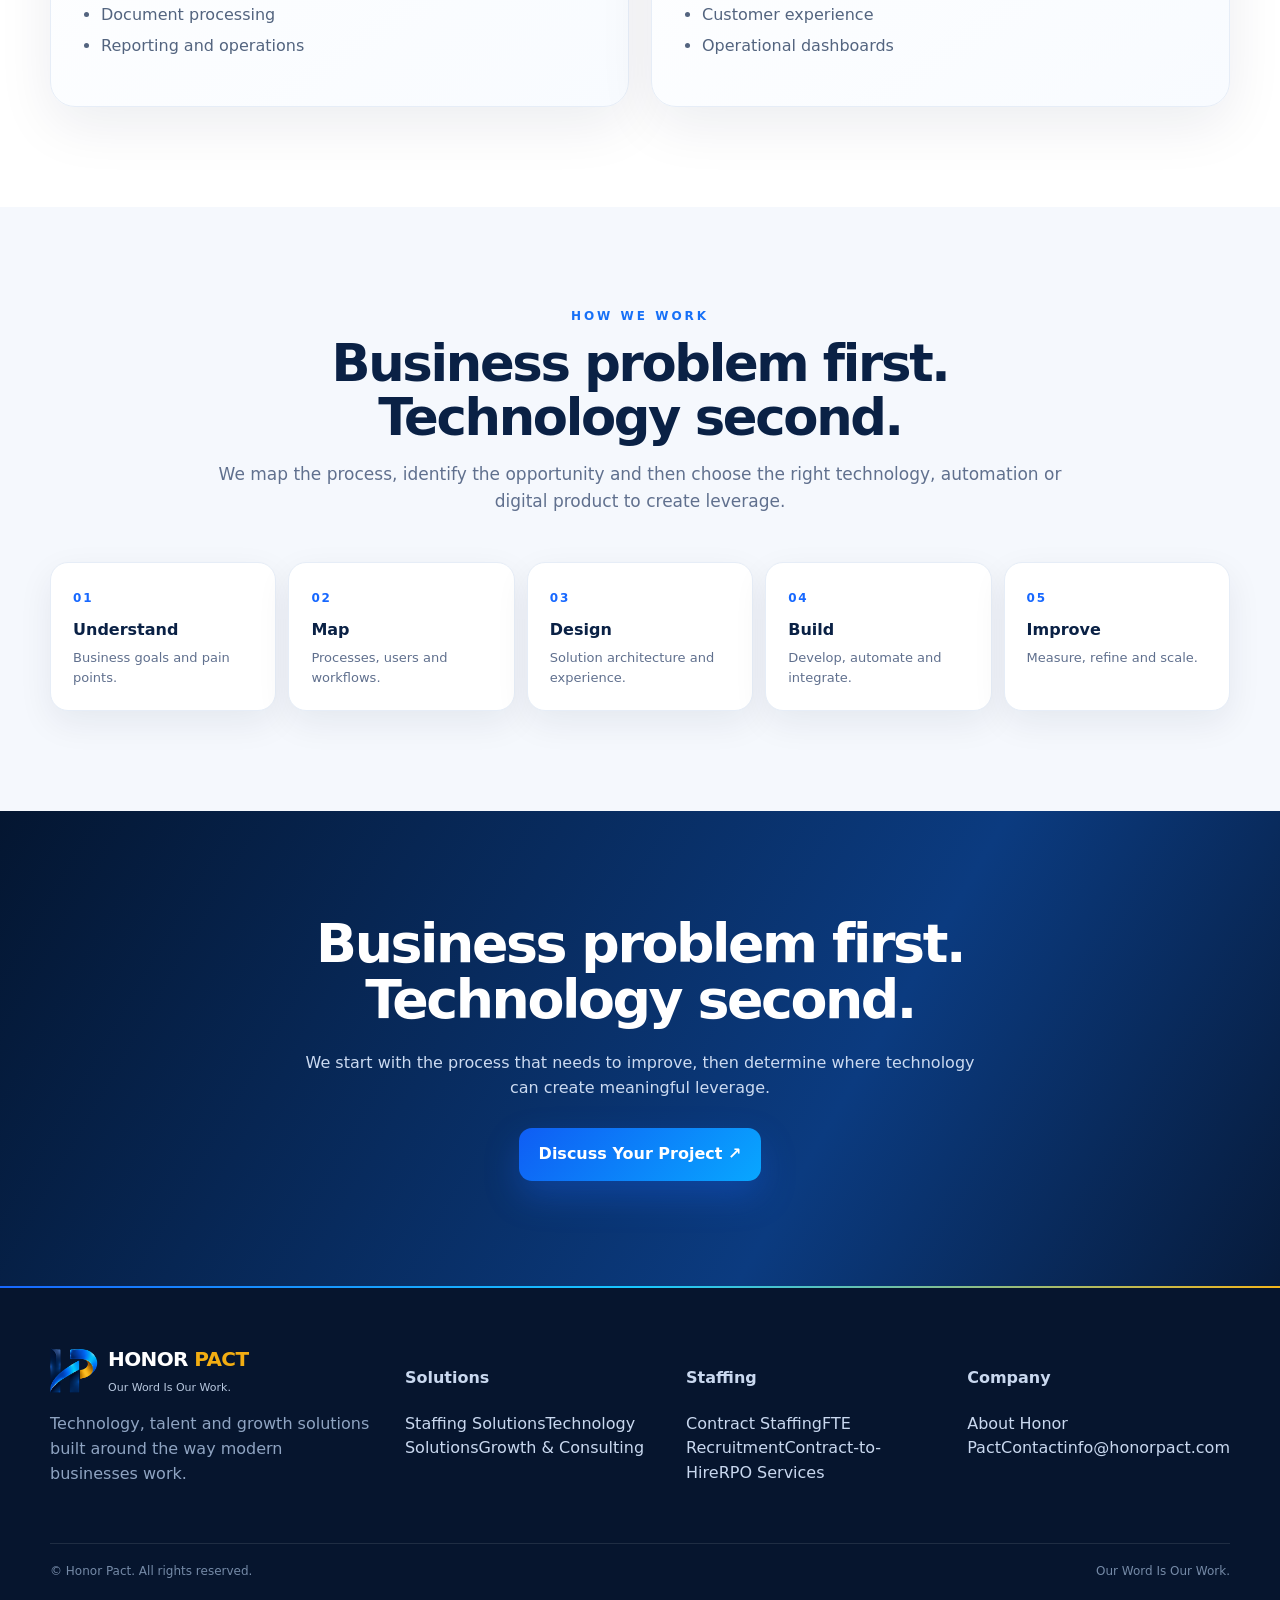
<file: technology.html>
<!doctype html><html lang="en"><head>
<meta charset="utf-8"><meta name="viewport" content="width=device-width,initial-scale=1">
<title>Technology Solutions | Honor Pact</title>
<meta name="description" content="Honor Pact delivers website development, application development, AI automation and digital solutions for modern businesses.">
<link rel="icon" href="assets/honor-pact-logo.png">
<link rel="stylesheet" href="assets/style.css">
</head><body><div class="topline"></div>
<header><div class="container nav">
  <a class="brand" href="index.html"><img class="brand-mark" src="assets/hp-symbol.png" alt="Honor Pact"><span class="brand-copy"><strong>HONOR <em>PACT</em></strong><small>Our Word Is Our Work.</small><i>TECHNOLOGY &nbsp;|&nbsp; TALENT &nbsp;|&nbsp; GROWTH</i></span></a>
  <nav class="navlinks"><a class="home-link" href="index.html">Home</a><a class="" href="staffing.html">Staffing Solutions</a><a class="active" href="technology.html">Technology Solutions</a><a class="" href="growth.html">Growth & Consulting</a><a class="" href="about.html">About</a></nav>
  <a class="navcta" href="contact.html">Contact Us ↗</a>
  <button class="menu" aria-label="Open menu">☰</button><div class="mobile-menu" id="mobileMenu"><a class="home-link" href="index.html">Home</a><a href="staffing.html">Staffing Solutions</a><a href="technology.html">Technology Solutions</a><a href="growth.html">Growth &amp; Consulting</a><a href="about.html">About</a><a href="contact.html">Contact Us</a></div>
</div></header>
<section class="page-hero"><div class="container"><div class="breadcrumb">Honor Pact / Technology Solutions</div><h1>Build. Automate.<br><span>Scale.</span></h1><p>Practical digital solutions designed around your business, customers and workflows.</p></div></section>
<section class="section"><div class="container"><div class="section-head"><div class="kicker">Technology</div><h2>Technology that solves business problems.</h2><p>We focus on useful digital products, automation and modern web experiences rather than technology for its own sake.</p></div>
<div class="service-grid">
<div class="service-card"><div class="icon">01</div><h3>Website Development</h3><p>Modern, responsive websites designed to communicate your value clearly and convert visitors into customers.</p><ul><li>Corporate websites</li><li>Business websites</li><li>Landing pages</li><li>Website redesign</li></ul></div>
<div class="service-card"><div class="icon">02</div><h3>Application Development</h3><p>Turn business workflows and ideas into practical digital applications.</p><ul><li>Web applications</li><li>Business applications</li><li>Internal tools</li><li>Customer portals</li></ul></div>
<div class="service-card"><div class="icon">03</div><h3>AI Automation Consulting</h3><p>Identify repetitive work and design AI-powered workflows that improve productivity.</p><ul><li>Lead management</li><li>Recruitment workflows</li><li>Document processing</li><li>Reporting and operations</li></ul></div>
<div class="service-card"><div class="icon">04</div><h3>Digital Solutions</h3><p>Technology solutions that improve processes, customer experiences and operational visibility.</p><ul><li>Workflow solutions</li><li>Digital process improvement</li><li>Customer experience</li><li>Operational dashboards</li></ul></div>
</div></div></section>
<section class="section soft"><div class="container"><div class="section-head"><div class="kicker">How We Work</div><h2>Business problem first. Technology second.</h2><p>We map the process, identify the opportunity and then choose the right technology, automation or digital product to create leverage.</p></div><div class="process"><div class="step"><b>01</b><h4>Understand</h4><p>Business goals and pain points.</p></div><div class="step"><b>02</b><h4>Map</h4><p>Processes, users and workflows.</p></div><div class="step"><b>03</b><h4>Design</h4><p>Solution architecture and experience.</p></div><div class="step"><b>04</b><h4>Build</h4><p>Develop, automate and integrate.</p></div><div class="step"><b>05</b><h4>Improve</h4><p>Measure, refine and scale.</p></div></div></div></section>
<section class="quote"><div class="container"><h2>Business problem first. Technology second.</h2><p>We start with the process that needs to improve, then determine where technology can create meaningful leverage.</p><a class="btn btn-primary" href="contact.html">Discuss Your Project ↗</a></div></section>
<footer><div class="container">
<div class="footer-grid">
  <div class="footer-brand"><div class="footer-lockup"><img src="assets/hp-symbol.png" alt="Honor Pact"><span><strong>HONOR <em>PACT</em></strong><small>Our Word Is Our Work.</small></span></div><p>Technology, talent and growth solutions built around the way modern businesses work.</p></div>
  <div><h4>Solutions</h4><a href="staffing.html">Staffing Solutions</a><a href="technology.html">Technology Solutions</a><a href="growth.html">Growth & Consulting</a></div>
  <div><h4>Staffing</h4><a href="staffing.html#contract">Contract Staffing</a><a href="staffing.html#fte">FTE Recruitment</a><a href="staffing.html#cth">Contract-to-Hire</a><a href="staffing.html#rpo">RPO Services</a></div>
  <div><h4>Company</h4><a href="about.html">About Honor Pact</a><a href="contact.html">Contact</a><a href="mailto:info@honorpact.com">info@honorpact.com</a></div>
</div>
<div class="copyright"><span>© <span data-year></span> Honor Pact. All rights reserved.</span><span>Our Word Is Our Work.</span></div>
</div></footer><script src="assets/site.js"></script></body></html>
</file>
<file: assets/style.css>
:root{
  --navy:#071b3a;
  --navy2:#0c2f67;
  --blue:#1768ff;
  --cyan:#18c7ff;
  --gold:#f3b51b;
  --ink:#0a1c3d;
  --muted:#60708e;
  --line:#e6edf7;
  --white:#fff;
  --soft:#f5f8fd;
  --shadow:0 24px 70px rgba(7,27,58,.13);
  --radius:24px;
}
*{box-sizing:border-box}
html{scroll-behavior:smooth}
body{margin:0;font-family:Inter,ui-sans-serif,system-ui,-apple-system,BlinkMacSystemFont,"Segoe UI",sans-serif;color:var(--ink);background:#fff;line-height:1.55}
a{text-decoration:none;color:inherit}
img{max-width:100%;display:block}
.container{width:min(1180px,calc(100% - 44px));margin:auto}
.topline{height:3px;background:linear-gradient(90deg,var(--navy),var(--blue),var(--cyan),var(--gold))}
header{position:sticky;top:0;z-index:50;background:rgba(255,255,255,.88);backdrop-filter:blur(18px);border-bottom:1px solid rgba(10,28,61,.08)}
.nav{height:82px;display:flex;align-items:center;justify-content:space-between;gap:28px}
.brand{display:flex;align-items:center;min-width:210px}
.brand{padding:4px 0}.brand img{width:235px;height:auto;max-height:64px;object-fit:contain}
.navlinks{display:flex;align-items:center;gap:30px;font-size:14px;font-weight:700;color:#243758}
.navlinks a{padding:29px 0;position:relative}
.navlinks a:hover{color:var(--blue)}
.navlinks a.active{color:var(--blue)}
.navlinks a.active:after{content:"";position:absolute;left:0;right:0;bottom:20px;height:2px;background:linear-gradient(90deg,var(--blue),var(--cyan))}
.navcta,.btn-primary{background:linear-gradient(135deg,#135cf0,#0788ff);color:#fff;border:0;padding:13px 20px;border-radius:13px;font-weight:800;box-shadow:0 12px 28px rgba(23,104,255,.25)}
.menu{display:none;background:none;border:0;font-size:26px}
.hero{position:relative;overflow:hidden;background:
 radial-gradient(circle at 82% 20%,rgba(24,199,255,.22),transparent 24%),
 radial-gradient(circle at 15% 15%,rgba(243,181,27,.12),transparent 25%),
 linear-gradient(135deg,#061734 0%,#0a2b5d 54%,#071a3b 100%);color:#fff}
.hero:before{content:"";position:absolute;inset:0;background:linear-gradient(115deg,transparent 0 52%,rgba(255,255,255,.05) 52.2%,transparent 64%);pointer-events:none}
.hero-grid{min-height:650px;display:grid;grid-template-columns:1.04fr .96fr;align-items:center;gap:35px;position:relative}
.eyebrow{font-size:12px;letter-spacing:.26em;text-transform:uppercase;font-weight:800;color:#6bcaff;margin-bottom:18px}
h1{font-size:clamp(46px,6vw,78px);line-height:.98;letter-spacing:-.055em;margin:0 0 24px;font-weight:850}
h1 span{background:linear-gradient(90deg,#fff 10%,#72d8ff 60%,#f6c847 100%);-webkit-background-clip:text;background-clip:text;color:transparent}
.hero p{font-size:19px;color:#c9d8ef;max-width:650px;margin:0 0 30px}
.actions{display:flex;gap:13px;flex-wrap:wrap}
.btn{display:inline-flex;align-items:center;gap:9px;padding:14px 20px;border-radius:13px;font-weight:800}
.btn-ghost{border:1px solid rgba(255,255,255,.25);color:#fff;background:rgba(255,255,255,.06);backdrop-filter:blur(10px)}
.hero-orb{position:relative;height:470px}
.orb{position:absolute;border-radius:50%;filter:blur(.2px)}
.orb.one{width:420px;height:420px;right:30px;top:22px;background:radial-gradient(circle at 32% 28%,#49d7ff,transparent 23%),linear-gradient(135deg,#0c55e9,#061b40 72%);box-shadow:inset -40px -35px 80px rgba(0,0,0,.35),0 0 100px rgba(24,199,255,.18)}
.orb.two{width:180px;height:180px;right:245px;bottom:15px;background:linear-gradient(135deg,#f7c63f,#c37d00);box-shadow:0 25px 70px rgba(243,181,27,.2)}
.orb.three{width:110px;height:110px;right:20px;bottom:80px;background:linear-gradient(135deg,#19d1ff,#1259ef);box-shadow:0 20px 50px rgba(23,104,255,.3)}
.glass-card{position:absolute;right:48px;top:86px;width:360px;padding:22px;border:1px solid rgba(255,255,255,.22);background:rgba(255,255,255,.09);backdrop-filter:blur(18px);border-radius:24px;box-shadow:0 30px 80px rgba(0,0,0,.25)}
.glass-card strong{font-size:24px}
.glass-card p{font-size:14px;color:#d8e7ff;margin:7px 0 0}
.mini-grid{display:grid;grid-template-columns:repeat(3,1fr);gap:9px;margin-top:18px}
.mini{border:1px solid rgba(255,255,255,.12);padding:12px;border-radius:15px;background:rgba(255,255,255,.06)}
.mini b{font-size:19px;display:block}.mini small{color:#b8c9e3}
.section{padding:100px 0}
.section.soft{background:var(--soft)}
.section-head{text-align:center;max-width:760px;margin:0 auto 48px}
.kicker{color:var(--blue);font-size:12px;letter-spacing:.25em;text-transform:uppercase;font-weight:850}
h2{font-size:clamp(34px,4.2vw,54px);line-height:1.05;letter-spacing:-.045em;margin:11px 0 15px}
.section-head p{color:var(--muted);font-size:17px}
.pillars{display:grid;grid-template-columns:repeat(3,1fr);gap:20px}
.card{border:1px solid var(--line);border-radius:var(--radius);background:#fff;box-shadow:var(--shadow);padding:28px;position:relative;overflow:hidden}
.card:before{content:"";position:absolute;width:180px;height:180px;right:-90px;top:-90px;border-radius:50%;background:linear-gradient(135deg,rgba(23,104,255,.13),rgba(243,181,27,.07));}
.icon{width:50px;height:50px;border-radius:15px;display:grid;place-items:center;color:#fff;font-weight:900;font-size:20px;background:linear-gradient(135deg,#0b52e8,#18bfff);box-shadow:0 12px 24px rgba(23,104,255,.22)}
.card.gold .icon{background:linear-gradient(135deg,#d88c00,#ffd75b)}
.card.green .icon{background:linear-gradient(135deg,#079b78,#4ce0bd)}
.card h3{font-size:24px;margin:22px 0 8px}.card p{color:var(--muted);margin:0 0 22px}.link{color:var(--blue);font-weight:800}
.service-list{display:grid;gap:11px;margin-top:20px}.service-list span{font-size:14px;font-weight:700;color:#334665}
.service-list span:before{content:"✓";color:var(--blue);margin-right:8px}
.split{display:grid;grid-template-columns:1fr 1fr;gap:70px;align-items:center}
.feature-panel{background:linear-gradient(145deg,#071b3a,#0b3a7b);color:#fff;border-radius:30px;padding:42px;box-shadow:var(--shadow);position:relative;overflow:hidden}
.feature-panel:after{content:"";position:absolute;width:350px;height:350px;border-radius:50%;right:-160px;bottom:-180px;background:radial-gradient(circle,#20cfff,transparent 68%);opacity:.5}
.feature-panel h3{font-size:32px;line-height:1.1;margin:0 0 16px}.feature-panel p{color:#cbdaf1}.feature-points{display:grid;gap:16px;margin-top:28px}.feature-point{display:flex;gap:12px;align-items:flex-start}.dot{width:11px;height:11px;border-radius:50%;background:linear-gradient(135deg,var(--cyan),var(--gold));margin-top:7px;flex:none}
.process{display:grid;grid-template-columns:repeat(5,1fr);gap:12px}
.step{padding:22px;border-radius:18px;border:1px solid var(--line);background:#fff;box-shadow:0 12px 35px rgba(7,27,58,.07)}
.step b{color:var(--blue);font-size:12px;letter-spacing:.15em}.step h4{margin:8px 0 5px}.step p{font-size:13px;color:var(--muted);margin:0}
.quote{padding:90px 0;background:linear-gradient(120deg,#071b3a,#0d4c99);color:#fff;text-align:center;position:relative;overflow:hidden}
.quote h2{max-width:900px;margin:0 auto 22px}.quote p{color:#cbdaf1;max-width:680px;margin:0 auto 28px}
.page-hero{padding:110px 0 90px;background:linear-gradient(135deg,#061734,#0b3978);color:#fff;position:relative;overflow:hidden}
.page-hero:after{content:"";position:absolute;right:-180px;top:-250px;width:600px;height:600px;border-radius:50%;border:90px solid rgba(24,199,255,.08)}
.page-hero p{color:#cbdaf1;max-width:750px;font-size:18px}
.breadcrumb{font-size:12px;letter-spacing:.18em;text-transform:uppercase;color:#73ceff;font-weight:800;margin-bottom:17px}
.service-grid{display:grid;grid-template-columns:repeat(2,1fr);gap:20px}
.service-card{padding:30px;border:1px solid var(--line);border-radius:24px;background:#fff;box-shadow:0 18px 55px rgba(7,27,58,.08)}
.service-card h3{font-size:23px;margin:16px 0 7px}.service-card p{color:var(--muted)}.service-card ul{padding-left:18px;color:#53647f}.service-card li{margin:6px 0}
.about-grid{display:grid;grid-template-columns:1fr 1fr;gap:55px}.principles{display:grid;gap:14px}.principle{display:grid;grid-template-columns:52px 1fr;gap:14px;padding:19px;border:1px solid var(--line);border-radius:18px}.principle b{color:var(--blue)}.principle h4{margin:0 0 3px}.principle p{margin:0;color:var(--muted);font-size:14px}
.contact-grid{display:grid;grid-template-columns:.85fr 1.15fr;gap:28px}.contact-card{padding:34px;border-radius:24px;border:1px solid var(--line);box-shadow:var(--shadow)}.contact-card.dark{background:linear-gradient(145deg,#071b3a,#0b3b80);color:#fff}.contact-card.dark p{color:#cbdaf1}.contact-items{display:grid;gap:18px;margin-top:30px}.contact-item small{display:block;color:#7890b1;text-transform:uppercase;letter-spacing:.12em;font-weight:800}.contact-item a{font-weight:750}
form{display:grid;gap:15px}label{font-size:13px;font-weight:800}input,textarea,select{width:100%;border:1px solid #dce5f2;border-radius:12px;padding:14px;font:inherit;outline:none}textarea{min-height:150px;resize:vertical}input:focus,textarea:focus,select:focus{border-color:var(--blue);box-shadow:0 0 0 4px rgba(23,104,255,.09)}
footer{background:#06152e;color:#c9d8ef;padding:58px 0 22px}.footer-grid{display:grid;grid-template-columns:1.3fr 1fr 1fr 1fr;gap:35px}.footer-logo{width:205px;filter:brightness(0) invert(1);opacity:.96}.footer-brand p{max-width:340px;color:#8fa4c2}.footer h4{color:#fff;margin:0 0 14px}.footer a{display:block;color:#9eb0c9;margin:9px 0;font-size:14px}.footer a:hover{color:#fff}.copyright{border-top:1px solid rgba(255,255,255,.1);margin-top:40px;padding-top:18px;font-size:12px;color:#758aa7;display:flex;justify-content:space-between;gap:15px}
.badge-row{display:flex;flex-wrap:wrap;gap:9px;margin-top:24px}.badge{padding:9px 12px;border-radius:999px;background:#eef5ff;color:#24508d;font-size:12px;font-weight:800}
@media(max-width:900px){
 .navlinks{display:none}.menu{display:block}.nav{height:70px}.brand img{width:190px;max-height:58px}
 .hero-grid,.split,.about-grid,.contact-grid{grid-template-columns:1fr}.hero-grid{padding:65px 0;min-height:auto}.hero-orb{height:350px}.glass-card{right:10px;top:55px;width:310px}.orb.one{width:320px;height:320px;right:25px}.orb.two{right:200px;width:130px;height:130px}
 .pillars,.process{grid-template-columns:1fr}.service-grid{grid-template-columns:1fr}.footer-grid{grid-template-columns:1fr 1fr}
}
@media(max-width:600px){
 .container{width:min(100% - 28px,1180px)}h1{font-size:46px}.section{padding:72px 0}.footer-grid{grid-template-columns:1fr}.copyright{flex-direction:column}.hero p{font-size:17px}.feature-panel{padding:28px}
}

/* Enterprise visual upgrade */
.hero{min-height:720px;background:
 radial-gradient(circle at 78% 16%,rgba(25,199,255,.18),transparent 22%),
 radial-gradient(circle at 96% 74%,rgba(243,181,27,.10),transparent 20%),
 linear-gradient(120deg,#04142f 0%,#062b61 52%,#04152f 100%);}
.hero:after{content:"";position:absolute;inset:0;opacity:.22;background-image:
 linear-gradient(rgba(87,174,255,.14) 1px,transparent 1px),
 linear-gradient(90deg,rgba(87,174,255,.14) 1px,transparent 1px);
 background-size:54px 54px;mask-image:linear-gradient(90deg,transparent,black 35%,black 100%);pointer-events:none}
.hero-grid{min-height:720px;grid-template-columns:1.02fr .98fr;z-index:1}
.hero-copy{position:relative;z-index:2}
.brandline{font-size:11px;letter-spacing:.30em;text-transform:uppercase;color:#7edaff;font-weight:850;margin-bottom:18px}
.hero h1{font-size:clamp(50px,6.3vw,86px);max-width:760px;letter-spacing:-.06em}
.hero h1 .gradient{background:linear-gradient(90deg,#fff 5%,#6fd7ff 58%,#f6c747 100%);-webkit-background-clip:text;background-clip:text;color:transparent}
.hero-sub{font-size:20px!important;line-height:1.55!important;max-width:700px!important;color:#d5e3f6!important}
.hero-proof{display:grid;grid-template-columns:repeat(4,1fr);gap:1px;margin-top:45px;border-top:1px solid rgba(255,255,255,.16);border-bottom:1px solid rgba(255,255,255,.12);background:rgba(255,255,255,.04)}
.hero-proof div{padding:17px 12px 17px 0}.hero-proof b{display:block;font-size:12px;letter-spacing:.11em;text-transform:uppercase}.hero-proof span{display:block;color:#91a9c8;font-size:12px;margin-top:4px}
.hero-orb{height:550px;z-index:1}
.orb.one{width:500px;height:500px;right:5px;top:15px;background:
 radial-gradient(circle at 36% 30%,rgba(44,219,255,.98),rgba(19,104,255,.48) 20%,transparent 21%),
 radial-gradient(circle at 48% 48%,rgba(23,104,255,.55),transparent 52%),
 linear-gradient(135deg,#0d54e8,#041735 72%);
 box-shadow:inset -55px -50px 100px rgba(0,0,0,.42),0 0 120px rgba(24,199,255,.16)}
.orb.one:before,.orb.one:after{content:"";position:absolute;border:1px solid rgba(111,216,255,.38);border-radius:50%;inset:34px;transform:rotate(22deg)}
.orb.one:after{inset:88px;transform:rotate(-38deg);border-color:rgba(243,181,27,.32)}
.glass-card{right:70px;top:105px;width:365px;background:linear-gradient(135deg,rgba(255,255,255,.14),rgba(255,255,255,.04));border:1px solid rgba(155,223,255,.24);box-shadow:0 35px 90px rgba(0,0,0,.28)}
.glass-card strong{font-size:26px;letter-spacing:-.03em}
.digital-label{display:inline-flex;align-items:center;gap:8px;padding:8px 11px;border:1px solid rgba(126,218,255,.24);border-radius:999px;background:rgba(24,199,255,.06);color:#a6e8ff;font-size:10px;letter-spacing:.18em;text-transform:uppercase;font-weight:800;margin-top:18px}
.digital-label:before{content:"";width:7px;height:7px;border-radius:50%;background:#35d5ff;box-shadow:0 0 12px #35d5ff}
.section-head h2{font-weight:850}
.enterprise-strip{background:#061a38;color:#fff;padding:18px 0;border-top:1px solid rgba(255,255,255,.06);border-bottom:1px solid rgba(255,255,255,.08)}
.enterprise-strip .container{display:flex;justify-content:space-between;align-items:center;gap:20px}
.enterprise-strip span{font-size:11px;letter-spacing:.22em;text-transform:uppercase;color:#8fa8c7;font-weight:800}
.enterprise-strip b{font-size:13px}
.pillars .card{min-height:430px;padding:32px}
.pillars .card h3{font-size:27px;letter-spacing:-.03em}
.pillars .card:after{content:"";position:absolute;left:0;right:0;bottom:0;height:3px;background:linear-gradient(90deg,var(--blue),var(--cyan),var(--gold));opacity:.8}
.card .icon{box-shadow:0 10px 30px rgba(23,104,255,.2)}
.digital-panel{border-radius:30px;min-height:510px;background:
 radial-gradient(circle at 70% 28%,rgba(25,199,255,.22),transparent 24%),
 linear-gradient(145deg,#071b3a,#0b3978 58%,#071b3a);position:relative;overflow:hidden;box-shadow:var(--shadow)}
.digital-panel:before{content:"";position:absolute;inset:0;background-image:
 linear-gradient(rgba(121,204,255,.12) 1px,transparent 1px),
 linear-gradient(90deg,rgba(121,204,255,.12) 1px,transparent 1px);background-size:38px 38px;opacity:.55}
.digital-panel .node{position:absolute;border-radius:50%;width:10px;height:10px;background:#5cddff;box-shadow:0 0 22px #5cddff}
.digital-panel .ring{position:absolute;width:330px;height:330px;border-radius:50%;border:1px solid rgba(99,211,255,.24);right:70px;top:60px;box-shadow:0 0 80px rgba(24,199,255,.08)}
.digital-panel .ring:after{content:"";position:absolute;inset:45px;border-radius:50%;border:1px solid rgba(243,181,27,.22)}
.digital-panel .label{position:absolute;left:34px;top:30px;color:#86dfff;letter-spacing:.18em;text-transform:uppercase;font-size:11px;font-weight:800}
.digital-panel .center{position:absolute;right:160px;top:185px;width:110px;height:110px;border-radius:50%;display:grid;place-items:center;text-align:center;color:#fff;font-weight:850;font-size:13px;background:radial-gradient(circle,#18c7ff,#1557dd 60%,#062050);box-shadow:0 0 60px rgba(24,199,255,.25)}
.digital-panel .node.n1{right:310px;top:120px}.digital-panel .node.n2{right:90px;top:180px}.digital-panel .node.n3{right:235px;top:360px}.digital-panel .node.n4{right:80px;top:350px}
.digital-panel .signal{position:absolute;height:1px;background:linear-gradient(90deg,transparent,#48d8ff,transparent);transform-origin:left center}
.digital-panel .s1{width:270px;right:200px;top:165px;transform:rotate(18deg)}.digital-panel .s2{width:220px;right:145px;top:300px;transform:rotate(-24deg)}.digital-panel .s3{width:190px;right:220px;top:260px;transform:rotate(68deg)}
.page-hero{padding:125px 0 100px}
.page-hero h1{font-weight:850}
.service-card{transition:transform .25s ease,box-shadow .25s ease,border-color .25s ease}
.service-card:hover{transform:translateY(-6px);box-shadow:0 26px 65px rgba(7,27,58,.13);border-color:#cddcf2}
.btn-primary{background:linear-gradient(135deg,#0f5df4,#08a7ff);box-shadow:0 15px 35px rgba(23,104,255,.3)}
footer{position:relative;overflow:hidden}footer:before{content:"";position:absolute;left:0;right:0;top:0;height:2px;background:linear-gradient(90deg,var(--blue),var(--cyan),var(--gold))}
@media(max-width:900px){.hero-proof{grid-template-columns:repeat(2,1fr)}.enterprise-strip .container{flex-direction:column;align-items:flex-start}.hero-orb{height:430px}}

/* === HONOR PACT ENTERPRISE VISUAL SYSTEM v3 === */
:root{
  --hp-navy:#061b3b;
  --hp-blue:#1769ff;
  --hp-cyan:#20c8ff;
  --hp-gold:#f3b51b;
  --hp-green:#16b99a;
}
body{background:#fff;color:#0a2145;overflow-x:hidden}
header{background:rgba(255,255,255,.96);box-shadow:0 4px 24px rgba(6,27,59,.07)}
.nav{height:92px}
.brand img{width:250px;max-height:72px}
.navlinks{gap:34px;font-size:15px}
.navlinks a{padding:35px 0}
.navlinks a.active:after{bottom:25px;height:3px}
.navcta{padding:16px 25px;border-radius:16px;font-size:15px}
.hero{
  min-height:680px;
  background:
    radial-gradient(circle at 72% 40%,rgba(30,179,255,.13),transparent 30%),
    linear-gradient(110deg,#03132f 0%,#062b60 55%,#071c3e 100%);
}
.hero:before{background:none}
.hero:after{opacity:.10;background-image:linear-gradient(rgba(100,190,255,.16) 1px,transparent 1px),linear-gradient(90deg,rgba(100,190,255,.16) 1px,transparent 1px);background-size:52px 52px;mask-image:linear-gradient(90deg,black 0%,black 35%,transparent 85%)}
.hero-grid{min-height:680px;grid-template-columns:47% 53%;gap:0}
.hero-copy{padding:70px 0 55px;z-index:5}
.brandline{font-size:12px;letter-spacing:.31em;margin-bottom:25px;color:#b4eaff}
.hero h1{font-size:clamp(50px,5.25vw,82px);line-height:.96;max-width:760px;margin-bottom:25px}
.hero h1 .gradient{background:linear-gradient(90deg,#20c8ff,#7edcff 48%,#f3b51b 100%);-webkit-background-clip:text;background-clip:text}
.hero-sub{font-size:19px!important;max-width:670px!important;color:#d6e5f6!important}
.hero-orb{height:680px;margin-left:-20px;overflow:visible}
.hero-orb:before{content:"";position:absolute;right:-20px;top:0;bottom:0;width:100%;background:linear-gradient(90deg,#071f45 0%,rgba(7,31,69,.72) 10%,rgba(7,31,69,.12) 30%,transparent 55%),linear-gradient(0deg,#061b3b 0%,rgba(6,27,59,.16) 25%,transparent 48%);z-index:2;pointer-events:none}
.hero-orb .orb,.hero-orb .glass-card{display:none}
.hero-orb:after{
 content:"";position:absolute;inset:0;
 background:url("enterprise-hero-visual-clean.jpg") center right/cover no-repeat;
 border-radius:0 0 0 120px;
 opacity:.98;
 z-index:1;
 filter:saturate(1.08) contrast(1.04);
}
.hero-proof{position:relative;z-index:6;max-width:720px;margin-top:38px;background:transparent;border-top:1px solid rgba(255,255,255,.16);border-bottom:0}
.hero-proof div{padding:17px 18px 10px 0}.hero-proof b{color:#fff;font-size:11px}.hero-proof span{color:#9eb6d2;font-size:11px}
.actions{position:relative;z-index:6}
.digital-label{position:relative;z-index:6}
.enterprise-strip{padding:0;background:#061936;border:0}
.enterprise-strip .container{min-height:66px}
.enterprise-strip span{color:#b8c9df}
.enterprise-strip b{color:#fff;letter-spacing:.08em}
#solutions.section{padding-top:92px}
.section-head{max-width:850px}
.section-head .kicker{color:#1670f7}
.section-head h2{font-size:clamp(38px,4vw,56px)}
.pillars{gap:18px}
.pillars .card{min-height:390px;padding:30px;border-radius:26px;box-shadow:0 22px 60px rgba(6,27,59,.12);transition:transform .28s ease,box-shadow .28s ease}
.pillars .card:hover{transform:translateY(-8px);box-shadow:0 30px 80px rgba(6,27,59,.17)}
.pillars .card:before{width:280px;height:280px;right:-150px;top:-150px}
.pillars .card:after{height:4px}
.pillars .card:first-child{background:linear-gradient(145deg,#071f47,#0a3775);color:#fff;border-color:rgba(100,200,255,.18)}
.pillars .card:first-child p,.pillars .card:first-child .service-list span{color:#c4d8f0}
.pillars .card:first-child .link{color:#62d7ff}
.pillars .card:nth-child(2){background:linear-gradient(145deg,#fffaf0,#fff)}
.pillars .card:nth-child(3){background:linear-gradient(145deg,#effbf8,#fff)}
.feature-panel{border-radius:30px}
.digital-panel{min-height:500px}
.quote{padding:105px 0;background:linear-gradient(120deg,#041631,#0b3b80 65%,#071b3b)}
footer{margin-top:0}
.page-hero{padding:120px 0 105px}
.page-hero h1{font-size:clamp(50px,5.5vw,80px)}
.service-grid .service-card{border-radius:25px}
@media(max-width:900px){
  .brand img{width:205px;max-height:62px}
  .nav{height:76px}
  .navlinks a{padding:28px 0}
  .hero-grid{grid-template-columns:1fr;min-height:780px}
  .hero-copy{padding-top:60px}
  .hero-orb{height:360px;margin:0}
  .hero-orb:after{border-radius:80px 0 0 0;background-position:center}
  .hero-proof{grid-template-columns:repeat(2,1fr)}
}
@media(max-width:600px){
  .brand img{width:190px}
  .hero-grid{min-height:800px}
  .hero h1{font-size:47px}
  .hero-proof{grid-template-columns:1fr 1fr}
  .hero-proof div{padding-right:8px}
}

.hero-orb:after{
  background-position:center right;
  border-radius:90px 0 0 90px;
  box-shadow:inset 24px 0 45px rgba(4,19,47,.28), inset 0 -35px 55px rgba(4,19,47,.20), 0 24px 70px rgba(0,0,0,.16);
}
@media(max-width:900px){
  .hero-orb:after{border-radius:70px 0 0 0}
}


/* =========================================================
   HONOR PACT FINAL ENTERPRISE DESIGN SYSTEM
   Unified header, inner-page visual language, responsive QA
   ========================================================= */
header{position:sticky;top:0;z-index:100;height:92px;background:#fff;border-bottom:1px solid #e8eef7;box-shadow:0 5px 24px rgba(6,27,59,.06);backdrop-filter:none}
.nav{height:92px;width:min(1410px,calc(100% - 80px));gap:30px}
.brand{min-width:250px;height:76px;align-items:center}
.brand img{width:245px;max-height:68px;object-fit:contain}
.navlinks{gap:32px;font-size:15px}
.navlinks a{padding:35px 0}
.navlinks a.active:after{bottom:23px;height:3px}
.navcta{padding:15px 24px;border-radius:16px}

/* Inner-page hero: same visual DNA as homepage */
.page-hero{padding:112px 0 105px;background:
 radial-gradient(circle at 82% 28%,rgba(32,200,255,.16),transparent 24%),
 radial-gradient(circle at 96% 78%,rgba(243,181,27,.10),transparent 20%),
 linear-gradient(115deg,#04152f 0%,#073574 58%,#061b3b 100%);overflow:hidden}
.page-hero:before{content:"";position:absolute;inset:0;background-image:linear-gradient(rgba(112,194,255,.09) 1px,transparent 1px),linear-gradient(90deg,rgba(112,194,255,.09) 1px,transparent 1px);background-size:52px 52px;mask-image:linear-gradient(90deg,black,transparent 95%);opacity:.6}
.page-hero:after{border:1px solid rgba(71,211,255,.10);box-shadow:0 0 100px rgba(24,199,255,.05)}
.page-hero .container{position:relative;z-index:2}
.page-hero h1{max-width:900px}
.page-hero h1 span{background:linear-gradient(90deg,#35caff,#87e1ff 48%,#f4c33d);-webkit-background-clip:text;background-clip:text;color:transparent}
.page-hero p{max-width:780px}

/* Premium service cards */
.service-grid{gap:22px}
.service-card{min-height:320px;padding:32px;border-radius:26px;background:linear-gradient(145deg,#fff,#f8fbff);position:relative;overflow:hidden}
.service-card:after{content:"";position:absolute;right:-110px;top:-110px;width:260px;height:260px;border-radius:50%;background:radial-gradient(circle,rgba(32,200,255,.13),transparent 68%);pointer-events:none}
.service-card .icon{position:relative;z-index:2}
.service-card h3,.service-card p,.service-card ul{position:relative;z-index:2}
.service-card h3{font-size:25px}
.service-card ul{margin-top:18px}

/* Growth: stronger consulting grouping */
.growth-note{margin-top:55px;padding:44px;border-radius:28px;background:linear-gradient(120deg,#061b3b,#0b3d80);color:#fff;box-shadow:var(--shadow)}

/* About: make principles feel like a brand system */
.about-grid{align-items:start}
.principles{gap:16px}
.principle{background:linear-gradient(145deg,#fff,#f8fbff);border-radius:20px;padding:22px}
.principle .icon{width:46px;height:46px;border-radius:14px}

/* Contact: clearer paths */
.contact-card{border-radius:28px}
.contact-card.dark{background:linear-gradient(145deg,#04152f,#0b3d80);position:relative;overflow:hidden}
.contact-card.dark:after{content:"";position:absolute;width:330px;height:330px;right:-150px;bottom:-170px;border-radius:50%;border:1px solid rgba(75,215,255,.18);box-shadow:0 0 80px rgba(32,200,255,.08)}

/* Footer consistency */
footer{margin-top:0}

@media(max-width:1050px){
 .nav{width:calc(100% - 50px)}
 .brand{min-width:215px}.brand img{width:210px}
 .navlinks{gap:21px;font-size:14px}
}
@media(max-width:820px){
 header,.nav{height:78px}.nav{width:calc(100% - 30px)}
 .brand{min-width:0}.brand img{width:190px;max-height:60px}
 .navlinks{display:none}.menu{display:block}
 .navcta{padding:12px 16px;border-radius:13px}
 .page-hero{padding:82px 0 75px}
}

/* FINAL FIX: real horizontal brand lockup + image-only homepage cards */
.hp-brand{width:280px;height:76px;display:flex;align-items:center;gap:10px;text-decoration:none!important;flex:none}
.hp-brand .hp-mark{width:58px;height:58px;object-fit:contain;display:block}
.hp-brand-copy,.brand-copy{display:flex;flex-direction:column;justify-content:center;line-height:1}
.hp-brand-copy strong,.brand-copy strong{font-size:23px;letter-spacing:-.04em;color:#09234b;font-weight:900;white-space:nowrap}
.hp-brand-copy strong em,.brand-copy strong em{font-style:normal;color:#f2ad12}
.hp-brand-copy small,.brand-copy small{font-size:13px;color:#102a4f;margin-top:5px;white-space:nowrap}
.hp-brand-copy i,.brand-copy i{font-style:normal;font-size:7px;letter-spacing:.30em;color:#28466f;margin-top:7px;white-space:nowrap;font-weight:800}
.hp-header{height:94px}
.hp-nav{height:94px}
.hp-links{flex:1;justify-content:center}
.hp-contact{white-space:nowrap}
.hp-cards .hp-card{height:240px;padding:0;border:0;background:transparent;box-shadow:0 24px 55px rgba(4,25,57,.22)}
.hp-cards .hp-card:after{display:none}
.hp-cards .hp-card img{position:absolute;inset:0;width:100%;height:100%;object-fit:cover;border-radius:22px;display:block}
/* prevent old overlay styles from reappearing */
.hp-cards .hp-card .hp-card-content{display:none}
.brand{min-width:300px;height:76px;display:flex;align-items:center;gap:10px;text-decoration:none}
.brand .brand-mark{width:58px;height:58px;object-fit:contain;display:block}
.brand-copy strong{font-size:22px}
.brand-copy small{font-size:12px}
.brand-copy i{font-size:6.5px}
.footer-lockup{display:flex;align-items:center;gap:10px;margin-bottom:16px}
.footer-lockup img{width:48px;height:48px;object-fit:contain}
.footer-lockup span{display:flex;flex-direction:column}
.footer-lockup strong{font-size:20px;color:#fff;letter-spacing:-.03em}
.footer-lockup strong em{font-style:normal;color:#f2ad12}
.footer-lockup small{font-size:11px;color:#b8c8df;margin-top:4px}
@media(max-width:1050px){
 .hp-brand{width:245px}.hp-brand .hp-mark{width:52px;height:52px}.hp-brand-copy strong{font-size:20px}.hp-brand-copy small{font-size:11px}.hp-brand-copy i{font-size:6px}
 .hp-links{gap:22px;font-size:14px}.hp-contact{padding:14px 20px}
 .brand{min-width:245px}.brand .brand-mark{width:52px;height:52px}.brand-copy strong{font-size:20px}
}
@media(max-width:820px){
 .hp-brand{width:auto}.hp-brand-copy i{display:none}.hp-brand-copy strong{font-size:18px}.hp-brand-copy small{font-size:10px}.hp-brand .hp-mark{width:48px;height:48px}
 .brand{min-width:0}.brand .brand-mark{width:48px;height:48px}.brand-copy i{display:none}.brand-copy strong{font-size:18px}.brand-copy small{font-size:10px}
}


/* FINAL: Technology. Talent. Growth. introduction */
.hp-capability-intro {
  width: min(1410px, calc(100% - 50px));
  margin: 0 auto;
  padding: 55px 20px 42px;
  text-align: center;
  box-sizing: border-box;
}

.hp-capability-intro .eyebrow {
  color: #1769ff;
  font-size: 11px;
  font-weight: 850;
  letter-spacing: 0.34em;
  text-transform: uppercase;
  margin-bottom: 14px;
}

.hp-capability-intro h2 {
  margin: 0 0 18px;
  color: #082653;
  font-size: clamp(42px, 4.2vw, 62px);
  line-height: 1.03;
  letter-spacing: -0.045em;
}

.hp-capability-intro p {
  margin: 0 auto;
  max-width: none;
  color: #082653;
  font-size: 20px;
  font-weight: 500;
  line-height: 1.5;
  white-space: nowrap;
}

/* Keep the cards visually separated from the intro */
.hp-capability-intro + .hp-cards {
  margin-top: 0;
}

@media (max-width: 1050px) {
  .hp-capability-intro p {
    white-space: normal;
  }
}

@media (max-width: 600px) {
  .hp-capability-intro {
    width: calc(100% - 30px);
    padding: 42px 8px 30px;
  }

  .hp-capability-intro h2 {
    font-size: 38px;
    margin-bottom: 16px;
  }

  .hp-capability-intro p {
    font-size: 17px;
  }
}


/* MOBILE NAVIGATION FIX */
@media(max-width:820px){
  .navlinks.open{
    display:flex !important;
    position:absolute;
    top:78px;
    left:15px;
    right:15px;
    flex-direction:column;
    align-items:stretch;
    gap:0;
    padding:10px;
    background:rgba(255,255,255,.98);
    border:1px solid #e5ebf4;
    border-radius:16px;
    box-shadow:0 18px 45px rgba(8,38,83,.18);
    z-index:100;
  }
  .navlinks.open a{
    display:block;
    padding:14px 16px;
    border-radius:10px;
  }
  .navlinks.open a:hover,.navlinks.open a.active{
    background:#eef5ff;
    color:#1769ff;
  }
}

/* MOBILE MENU BASE STATE
   The mobile menu must never render as a second desktop navigation. */
.mobile-menu {
  display: none !important;
}

/* FINAL NAVIGATION FIX
   Keep Home visible on desktop and inside the mobile menu on every page. */
.navlinks a.home-link {
  display: inline-flex !important;
  visibility: visible !important;
  opacity: 1 !important;
}

.mobile-menu a.home-link {
  display: flex !important;
  visibility: visible !important;
  opacity: 1 !important;
}

@media (max-width: 900px) {
  .navlinks {
    display: none !important;
  }

  .menu {
    display: inline-flex !important;
    align-items: center;
    justify-content: center;
    position: relative;
    z-index: 1002;
  }

  .mobile-menu {
    display: none;
    position: absolute;
    top: 100%;
    left: 0;
    right: 0;
    z-index: 1001;
  }

  .mobile-menu.open {
    display: flex !important;
    flex-direction: column;
  }

  .mobile-menu a {
    display: flex !important;
    visibility: visible !important;
    opacity: 1 !important;
  }
}
</file>
